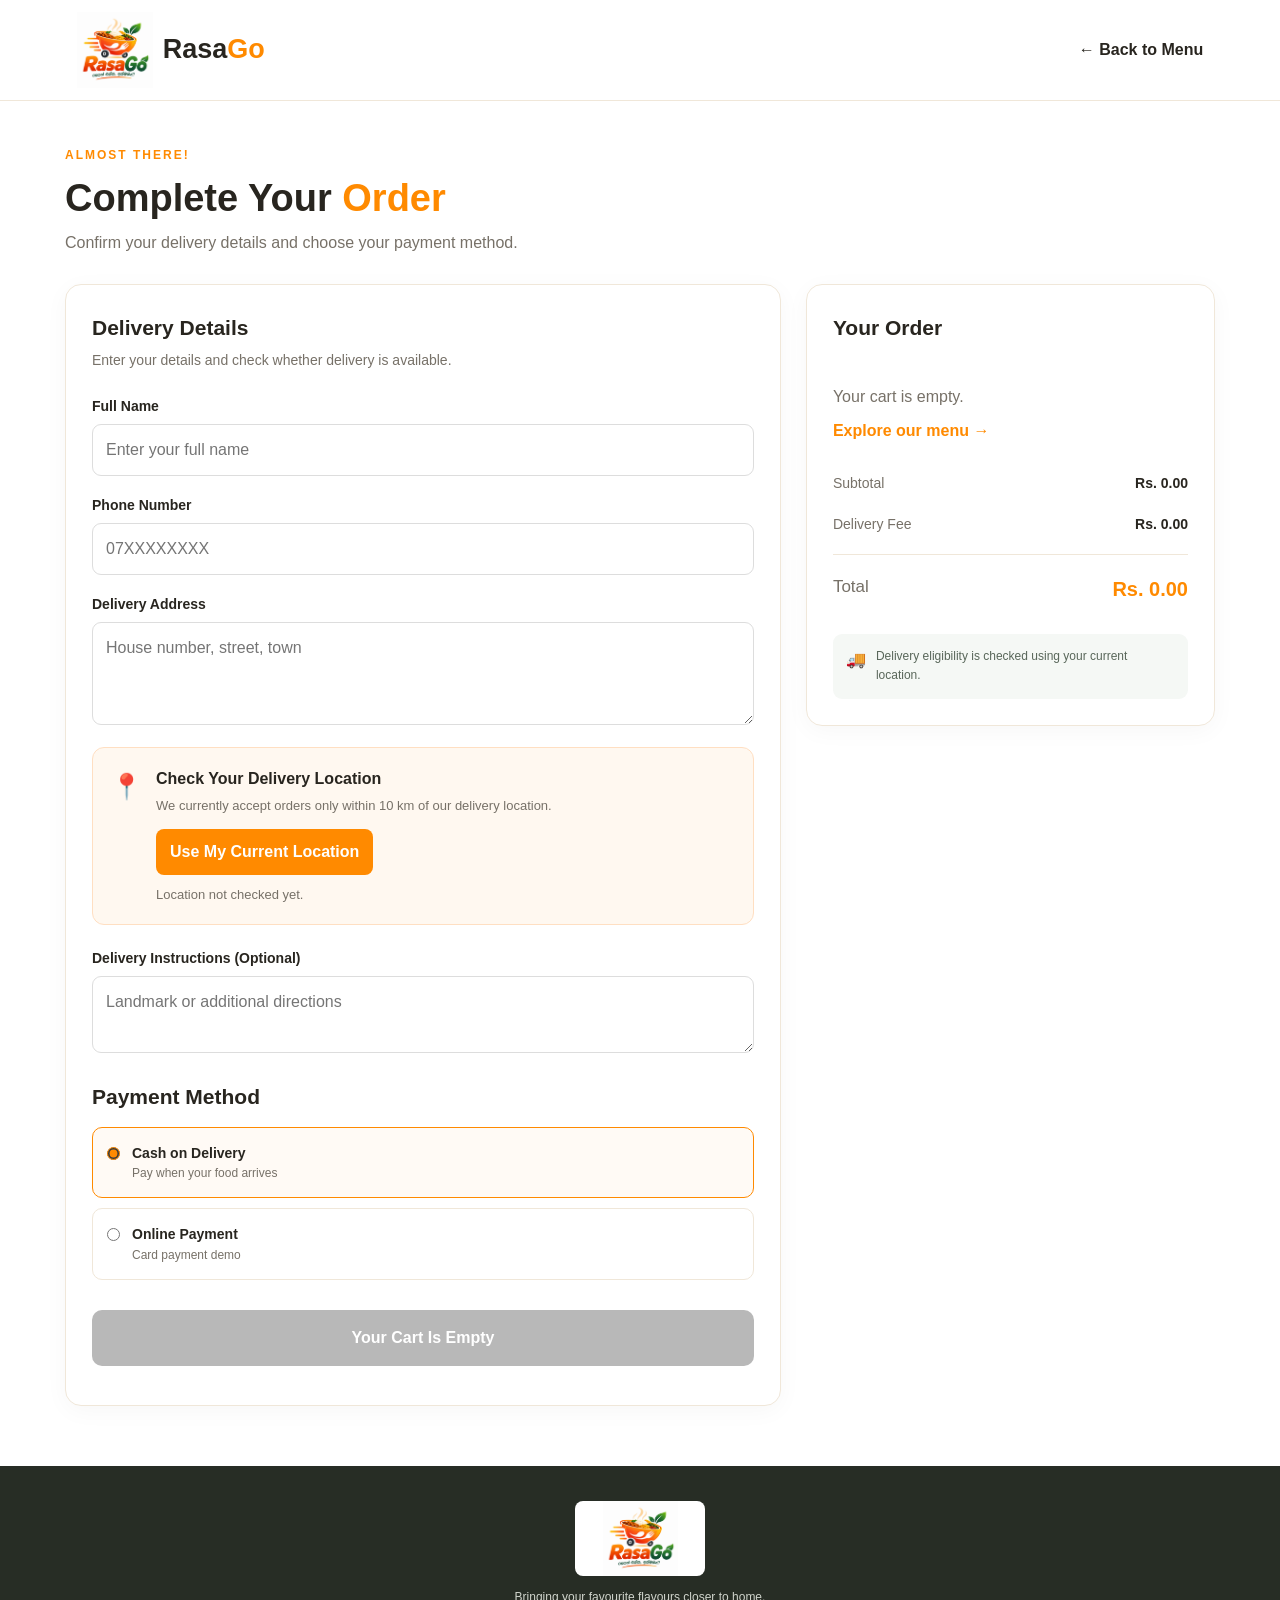
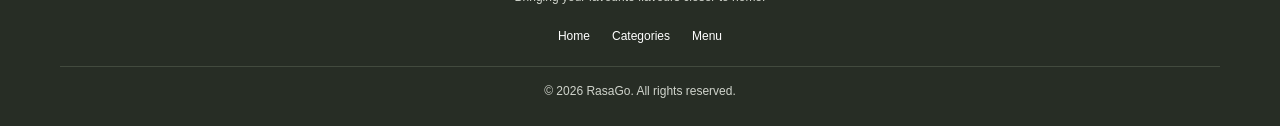
<file: checkout.html>
<!DOCTYPE html>
<html lang="en">
<head>
    <meta charset="UTF-8">
    <meta name="viewport" content="width=device-width, initial-scale=1.0">
    <meta name="theme-color" content="#f47721">

    <title>Checkout | RasaGo</title>
    <link rel="icon" href="assets/images/favicon.png">
    <link rel="stylesheet" href="css/checkout.css">
    <link rel="stylesheet" href="css/home.css">
    <link rel="stylesheet" href="css/style.css">
    <script src="js/checkout.js" defer></script>
</head>
<body>

<header class="checkout-header">
    <a href="index.html" class="brand" aria-label="RasaGo Home">
        <img src="assets/images/logo.png" alt="RasaGo Logo">
        <span>Rasa<span class="brand-accent">Go</span></span>
    </a>

    <a href="menu.html" class="back-link">← Back to Menu</a>
</header>

<main class="checkout-container">
    <section class="checkout-intro">
        <span class="eyebrow">ALMOST THERE!</span>
        <h1>Complete Your <span>Order</span></h1>
        <p>Confirm your delivery details and choose your payment method.</p>
    </section>

    <div class="checkout-layout">

        <!-- Delivery details and payment -->
        <section class="checkout-card">
            <h2>Delivery Details</h2>
            <p class="section-description">
                Enter your details and check whether delivery is available.
            </p>

            <form id="checkoutForm">
                <div class="form-group">
                    <label for="customerName">Full Name</label>
                    <input
                        type="text"
                        id="customerName"
                        name="customerName"
                        placeholder="Enter your full name"
                        autocomplete="name"
                        maxlength="100"
                        required
                    >
                </div>

                <div class="form-group">
                    <label for="customerPhone">Phone Number</label>
                    <input
                        type="tel"
                        id="customerPhone"
                        name="customerPhone"
                        placeholder="07XXXXXXXX"
                        pattern="0[0-9]{9}"
                        title="Enter a 10-digit Sri Lankan phone number"
                        autocomplete="tel"
                        maxlength="10"
                        required
                    >
                </div>

                <div class="form-group">
                    <label for="deliveryAddress">Delivery Address</label>
                    <textarea
                        id="deliveryAddress"
                        name="deliveryAddress"
                        rows="3"
                        placeholder="House number, street, town"
                        autocomplete="street-address"
                        maxlength="500"
                        required
                    ></textarea>
                </div>

                <!-- Location verification -->
                <div class="location-box">
                    <div class="location-icon" aria-hidden="true">📍</div>

                    <div class="location-content">
                        <h3>Check Your Delivery Location</h3>

                        <p>
                            We currently accept orders only within 10 km
                            of our delivery location.
                        </p>

                        <button
                            type="button"
                            id="locationBtn"
                            class="location-btn"
                        >
                            Use My Current Location
                        </button>

                        <p
                            id="locationStatus"
                            class="location-status"
                            aria-live="polite"
                        >
                            Location not checked yet.
                        </p>
                    </div>
                </div>

                <div class="form-group">
                    <label for="instructions">
                        Delivery Instructions (Optional)
                    </label>

                    <textarea
                        id="instructions"
                        name="instructions"
                        rows="2"
                        placeholder="Landmark or additional directions"
                        maxlength="500"
                    ></textarea>
                </div>

                <!-- Payment methods -->
                <h2 class="payment-heading">Payment Method</h2>

                <label class="payment-option">
                    <input
                        type="radio"
                        name="payment"
                        value="Cash on Delivery"
                        checked
                    >

                    <span>
                        <strong>Cash on Delivery</strong>
                        <small>Pay when your food arrives</small>
                    </span>
                </label>

                <label class="payment-option">
                    <input
                        type="radio"
                        name="payment"
                        value="Online Payment"
                    >

                    <span>
                        <strong>Online Payment</strong>
                        <small>Card payment demo</small>
                    </span>
                </label>

                <!-- Card details: demo UI only -->
                <div id="cardPaymentSection" class="card-payment-section" hidden>
                    <h3>Card Details</h3>

                    <p class="card-demo-notice">
                        Demo only. No real payment will be processed.
                        Do not enter real payment card details.
                    </p>

                    <div class="form-group">
                        <label for="cardholderName">Cardholder Name</label>

                        <input
                            type="text"
                            id="cardholderName"
                            placeholder="Name on card"
                            autocomplete="off"
                            maxlength="80"
                        >
                    </div>

                    <div class="form-group">
                        <label for="cardNumber">Demo Card Number</label>

                        <input
                            type="text"
                            id="cardNumber"
                            placeholder="4242 4242 4242 4242"
                            inputmode="numeric"
                            autocomplete="off"
                            maxlength="23"
                        >
                    </div>

                    <div class="card-fields-row">
                        <div class="form-group">
                            <label for="cardExpiry">Expiry Date</label>

                            <input
                                type="text"
                                id="cardExpiry"
                                placeholder="MM/YY"
                                inputmode="numeric"
                                autocomplete="off"
                                maxlength="5"
                            >
                        </div>

                        <div class="form-group">
                            <label for="cardCvv">Demo CVV</label>

                            <input
                                type="password"
                                id="cardCvv"
                                placeholder="123"
                                inputmode="numeric"
                                autocomplete="off"
                                maxlength="4"
                            >
                        </div>
                    </div>

                    <p
                        id="cardError"
                        class="order-message error"
                        aria-live="polite"
                    ></p>
                </div>

                <button
                    type="submit"
                    id="placeOrderBtn"
                    class="place-order-btn"
                    disabled
                >
                    Check Location to Order
                </button>

                <p
                    id="orderMessage"
                    class="order-message"
                    aria-live="polite"
                ></p>
            </form>
        </section>

        <!-- Order summary -->
        <aside class="checkout-card order-summary">
            <h2>Your Order</h2>

            <div id="cartItems" class="cart-items"></div>

            <div id="emptyCart" class="empty-cart" hidden>
                <p>Your cart is empty.</p>
                <a href="menu.html">Explore our menu →</a>
            </div>

            <div class="price-row">
                <span>Subtotal</span>
                <strong id="subtotal">Rs. 0.00</strong>
            </div>

            <div class="price-row">
                <span>Delivery Fee</span>
                <strong id="deliveryFee">Rs. 0.00</strong>
            </div>

            <div class="price-row total-row">
                <span>Total</span>
                <strong id="total">Rs. 0.00</strong>
            </div>

            <div class="delivery-note">
                <span aria-hidden="true">🚚</span>

                <p>
                    Delivery eligibility is checked using your current
                    location.
                </p>
            </div>
        </aside>

    </div>
</main>



<!-- Thank You popup -->
<div id="successModal" class="success-modal" hidden>
    <div
        class="success-modal-content"
        role="dialog"
        aria-modal="true"
        aria-labelledby="successTitle"
        aria-describedby="successMessage"
    >
        <div class="success-icon" aria-hidden="true">✓</div>

        <h2 id="successTitle">Thank You!</h2>

        <p id="successMessage">
            Thank you for choosing RasaGo.
        </p>

        <div class="success-order-reference">
            <span>Order Reference</span>
            <strong id="successOrderReference"></strong>
        </div>

        <p id="successPaymentInfo" class="success-payment-info"></p>

        <button
            type="button"
            id="closeSuccessModal"
            class="success-close-btn"
        >
            Continue
        </button>

        <div class="order-success-actions">
    <button type="button" id="trackMyOrderBtn" class="track-order-btn">
        Track My Order
    </button>

    <button type="button" id="continueShoppingBtn" class="continue-shopping-btn">
        Continue Shopping
    </button>
</div>
    </div>
</div>



<!-- FOOTER -->
<footer class="footer">
    <div class="container footer-content">

        <a href="index.html" class="footer-brand">
            <img src="assets/images/Logo.png" alt="RasaGo">
        </a>

        <p>Bringing your favourite flavours closer to home.</p>

        <div class="footer-links">
            <a href="index.html">Home</a>
            <a href="#categories">Categories</a>
            <a href="menu.html">Menu</a>
        </div>

        <p class="copyright">© 2026 RasaGo. All rights reserved.</p>
    </div>
</footer>

</body>
</html>
</file>
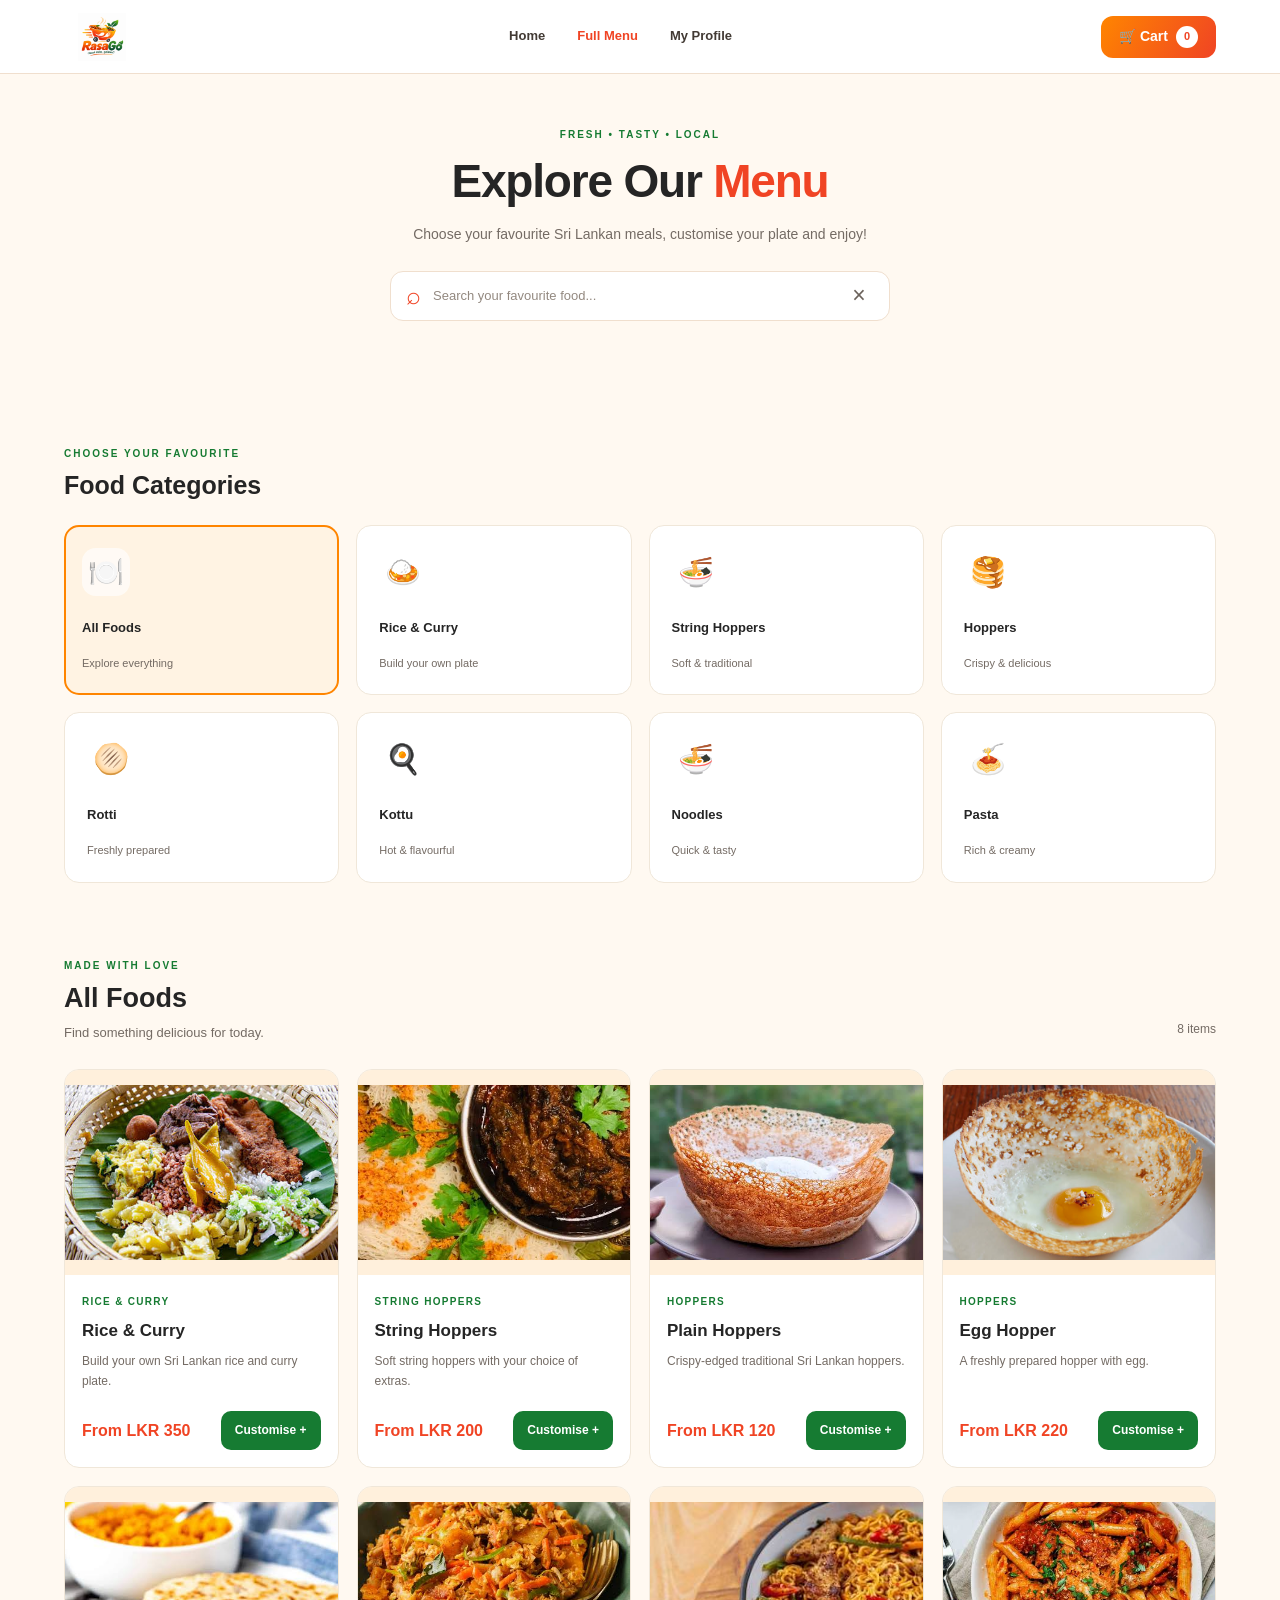
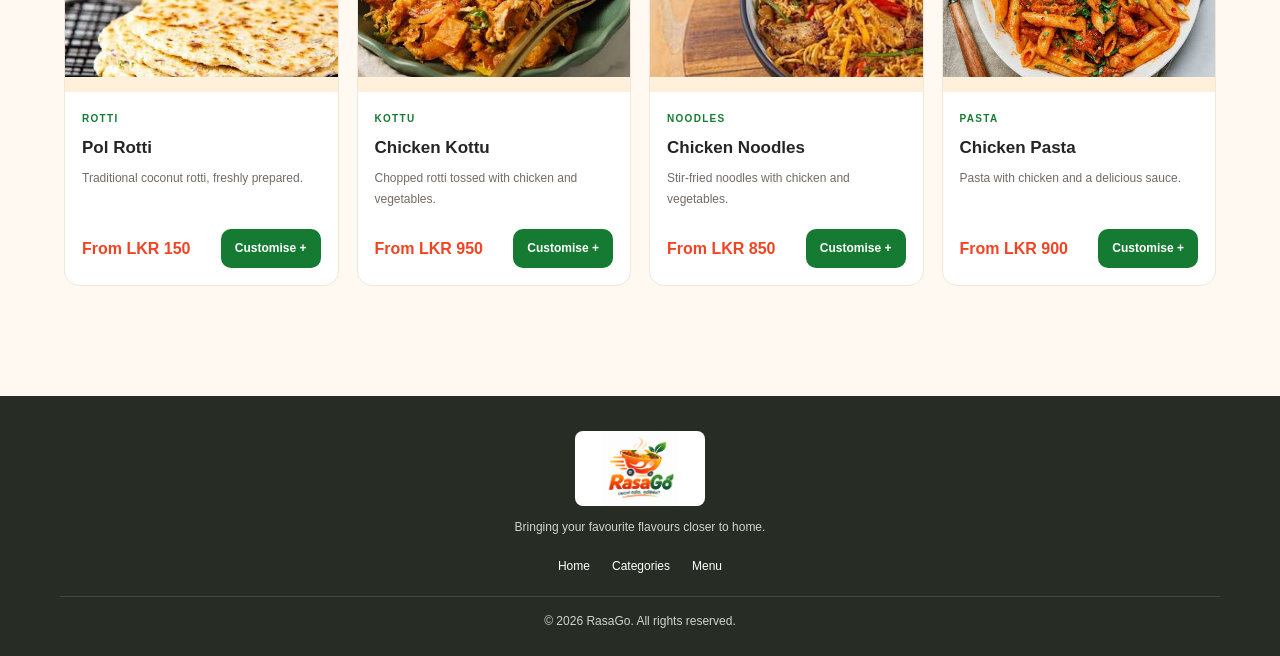
<file: menu.html>
<!DOCTYPE html>
<html lang="en">
<head>
    <meta charset="UTF-8">
    <meta name="viewport" content="width=device-width, initial-scale=1.0">
    <title>RasaGo | Full Menu</title>

    <link rel="icon" href="assets/images/favicon.png">
    <link rel="stylesheet" href="css/style.css">
    <link rel="stylesheet" href="css/menu.css">
    <link rel="stylesheet" href="css/home.css">

    <script src="js/menu.js" defer></script>
</head>
<body>

<header class="menu-header">
    <a href="index.html" class="menu-logo">
        <img src="assets/images/logo.png" alt="RasaGo Logo">
    </a>

    <nav class="menu-nav">
        <a href="index.html">Home</a>
        <a href="menu.html" class="active">Full Menu</a>
        <a href="profile.html">My Profile</a>
    </nav>

    <button class="cart-button" id="openCart" type="button">
        🛒 Cart <span id="cartCount">0</span>
    </button>
</header>

<main class="menu-container">

    <!-- HERO AND SEARCH -->
    <section class="menu-hero">
        <span class="menu-eyebrow">FRESH • TASTY • LOCAL</span>

        <h1>Explore Our <span>Menu</span></h1>

        <p>Choose your favourite Sri Lankan meals, customise your plate and enjoy!</p>

        <div class="menu-search">
            <span aria-hidden="true">⌕</span>

            <input
                type="search"
                id="foodSearch"
                placeholder="Search your favourite food..."
                aria-label="Search food"
                autocomplete="off"
            >

            <button id="clearSearch" type="button" aria-label="Clear search">&times;</button>
        </div>
    </section>

    <!-- CATEGORIES -->
    <section class="categories-section">
        <span class="menu-eyebrow">CHOOSE YOUR FAVOURITE</span>
        <h2>Food Categories</h2>

        <div class="category-grid" id="categoryGrid">

            <button class="category-card active" data-category="all" type="button">
                <span class="category-emoji">🍽️</span>
                <strong>All Foods</strong>
                <small>Explore everything</small>
            </button>

            <button class="category-card" data-category="rice" type="button">
                <span class="category-emoji">🍛</span>
                <strong>Rice &amp; Curry</strong>
                <small>Build your own plate</small>
            </button>

            <button class="category-card" data-category="string-hoppers" type="button">
                <span class="category-emoji">🍜</span>
                <strong>String Hoppers</strong>
                <small>Soft &amp; traditional</small>
            </button>

            <button class="category-card" data-category="hoppers" type="button">
                <span class="category-emoji">🥞</span>
                <strong>Hoppers</strong>
                <small>Crispy &amp; delicious</small>
            </button>

            <button class="category-card" data-category="rotti" type="button">
                <span class="category-emoji">🫓</span>
                <strong>Rotti</strong>
                <small>Freshly prepared</small>
            </button>

            <button class="category-card" data-category="kottu" type="button">
                <span class="category-emoji">🍳</span>
                <strong>Kottu</strong>
                <small>Hot &amp; flavourful</small>
            </button>

            <button class="category-card" data-category="noodles" type="button">
                <span class="category-emoji">🍜</span>
                <strong>Noodles</strong>
                <small>Quick &amp; tasty</small>
            </button>

            <button class="category-card" data-category="pasta" type="button">
                <span class="category-emoji">🍝</span>
                <strong>Pasta</strong>
                <small>Rich &amp; creamy</small>
            </button>

        </div>
    </section>

    <!-- FOOD RESULTS -->
    <section class="food-section" id="foodMenu">
        <div class="food-heading">
            <div>
                <span class="menu-eyebrow">MADE WITH LOVE</span>
                <h2 id="foodHeading">All Foods</h2>
                <p id="foodSubheading">Find something delicious for today.</p>
            </div>

            <span id="foodResultCount">0 items</span>
        </div>

        <div class="food-grid" id="foodGrid"></div>

        <div class="no-foods" id="noFoods" hidden>
            <h3>No food found</h3>
            <p>Try another food name or category.</p>
            <button id="resetSearch" type="button">Show All Foods</button>
        </div>
    </section>

</main>

<!-- CUSTOMIZE POPUP -->
<div class="menu-overlay" id="customizeModal" hidden>
    <div class="customize-modal" role="dialog" aria-modal="true" aria-labelledby="customizeTitle">
        <button class="modal-close modal-top-close" id="closeCustomize" type="button">&times;</button>

        <span class="menu-eyebrow">MAKE IT YOUR WAY</span>
        <h2 id="customizeTitle">Customise Your Meal</h2>
        <p id="customizeDescription"></p>

        <div id="riceOptions" hidden>
            <div class="custom-section">
                <h3>Choose Your Rice</h3>
                <div class="choice-grid" id="riceChoices"></div>
            </div>

            <div class="custom-section">
                <h3>Choose Your Curries</h3>
                <div class="curry-list" id="curryChoices"></div>
            </div>
        </div>

        <div id="standardOptions" hidden>
            <div class="custom-section">
                <h3 id="portionHeading">Choose Quantity</h3>

                <div class="quantity-control">
                    <button id="decreaseQty" type="button">−</button>
                    <span id="customQty">1</span>
                    <button id="increaseQty" type="button">+</button>
                </div>
            </div>

            <div class="custom-section">
                <h3>Extras</h3>
                <div class="curry-list" id="extraChoices"></div>
            </div>
        </div>

        <p class="form-message" id="customMessage" aria-live="polite"></p>

        <div class="custom-footer">
            <div class="custom-price">
                <small>Total Price</small>
                <strong id="customTotal">LKR 0</strong>
            </div>

            <div class="custom-actions">
                <button class="add-cart-btn" id="confirmAddCart" type="button">Add to Cart</button>
                <button class="order-now-btn" id="orderNowBtn" type="button">Order Now</button>
            </div>
        </div>
    </div>
</div>

<!-- CART POPUP -->
<div class="menu-overlay cart-overlay" id="cartModal" hidden>
    <aside class="cart-drawer" role="dialog" aria-modal="true" aria-labelledby="cartTitle">
        <div class="cart-heading">
            <h2 id="cartTitle">Your Cart</h2>
            <button class="modal-close" id="closeCart" type="button">&times;</button>
        </div>

        <div id="cartItems"></div>

        <div class="empty-cart" id="emptyCart">
            <h3>Your cart is empty</h3>
            <p>Add your favourite food to get started.</p>
        </div>

        <div class="cart-footer" id="cartFooter" hidden>
            <div class="cart-total-row">
                <span>Total</span>
                <strong id="cartTotal">LKR 0</strong>
            </div>
            <button class="add-cart-btn checkout-button" id="checkoutButton" type="button">
                Continue to Checkout
            </button>
        </div>
    </aside>
</div>

<!-- Footer -->
    <footer class="footer">
        <div class="container footer-content">

            <a href="index.html" class="footer-brand">
                <img src="assets/images/Logo.png" alt="RasaGo">
            </a>

            <p>Bringing your favourite flavours closer to home.</p>

            <div class="footer-links">
                <a href="index.html">Home</a>
                <a href="#categories">Categories</a>
                <a href="#popular">Menu</a>
            </div>

            <p class="copyright">
                © 2026 RasaGo. All rights reserved.
            </p>

        </div>
    </footer>

</body>
</html>
</file>
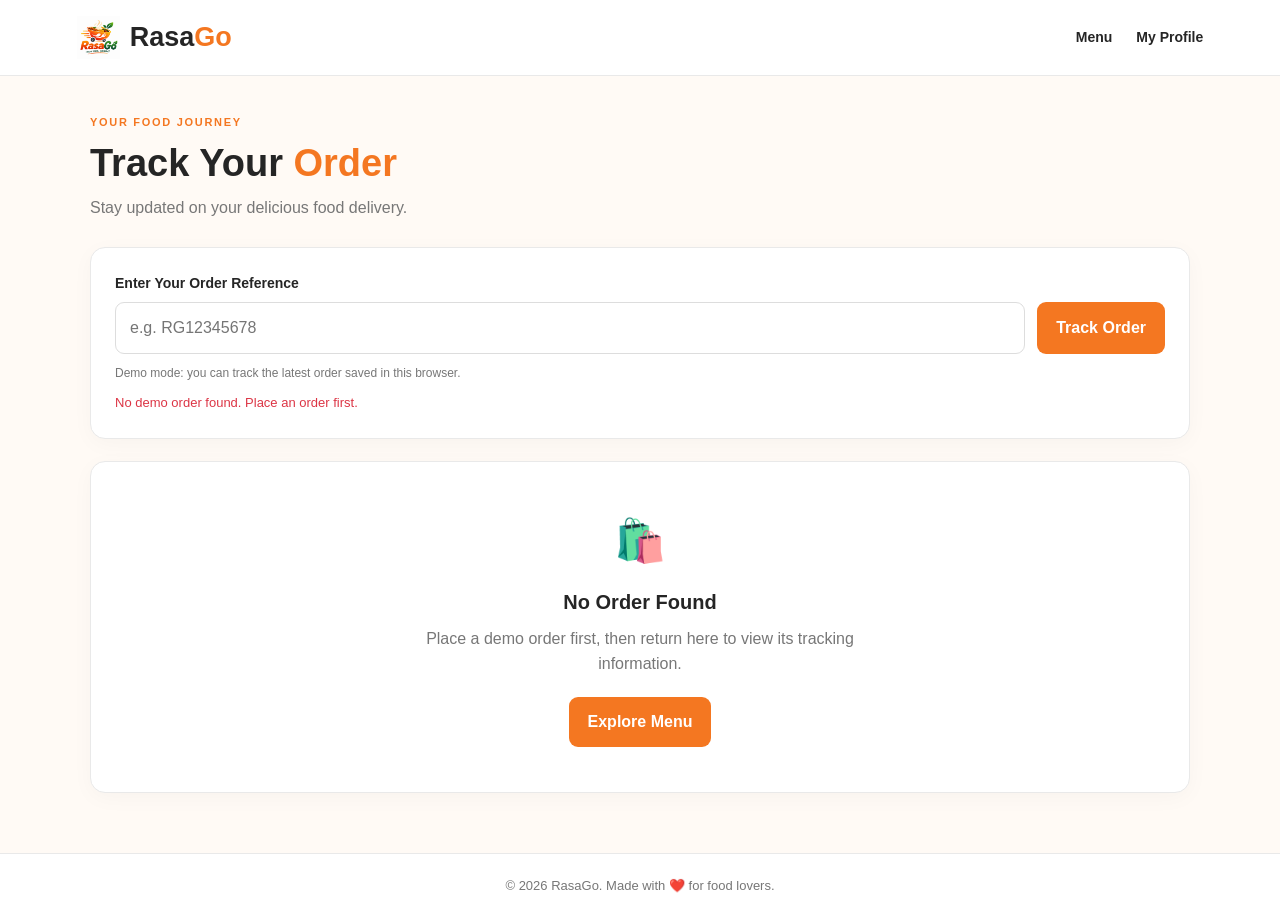
<file: order-tracking.html>
<!DOCTYPE html>
<html lang="en">
<head>
    <meta charset="UTF-8">
    <meta name="viewport" content="width=device-width, initial-scale=1.0">
    <meta name="theme-color" content="#f47721">

    <title>Track Your Order | RasaGo</title>

    <link rel="icon" href="assets/images/favicon.png">
    <link rel="stylesheet" href="css/order-tracking.css">
    <script src="js/order-tracking.js" defer></script>
</head>
<body>

<header class="tracking-header">
    <a href="index.html" class="brand">
        <img src="assets/images/Logo.png" alt="RasaGo Logo">
        <span>Rasa<span class="brand-accent">Go</span></span>
    </a>

    <nav class="header-nav">
        <a href="menu.html">Menu</a>
        <a href="profile.html">My Profile</a>
    </nav>
</header>

<main class="tracking-container">

    <section class="page-intro">
        <span class="eyebrow">YOUR FOOD JOURNEY</span>
        <h1>Track Your <span>Order</span></h1>
        <p>Stay updated on your delicious food delivery.</p>
    </section>

    <!-- Order lookup -->
    <section class="tracking-search card">
        <form id="trackingSearchForm">
            <label for="orderIdInput">Enter Your Order Reference</label>

            <div class="search-row">
                <input
                    type="text"
                    id="orderIdInput"
                    placeholder="e.g. RG12345678"
                    autocomplete="off"
                    maxlength="30"
                    required
                >

                <button type="submit" class="primary-btn">
                    Track Order
                </button>
            </div>

            <p class="helper-text">
                Demo mode: you can track the latest order saved in this browser.
            </p>

            <p id="searchMessage" class="message" aria-live="polite"></p>
        </form>
    </section>

    <!-- No order state -->
    <section id="noOrderState" class="empty-state card" hidden>
        <div class="empty-icon">🛍️</div>
        <h2>No Order Found</h2>
        <p>
            Place a demo order first, then return here to view its tracking
            information.
        </p>
        <a href="menu.html" class="primary-btn link-btn">Explore Menu</a>
    </section>

    <!-- Tracking details -->
    <div id="trackingDetails" hidden>

        <section class="order-overview card">
            <div class="overview-main">
                <span class="eyebrow">ORDER REFERENCE</span>
                <h2 id="orderReference">RG00000000</h2>
                <p id="orderDate">Order date</p>
            </div>

            <div class="status-badge" id="statusBadge">
                Order Placed
            </div>
        </section>

        <section class="delivery-estimate card">
            <div class="estimate-icon">🚚</div>

            <div class="estimate-content">
                <span class="eyebrow">DELIVERY UPDATE</span>
                <h2 id="statusHeading">Your order has been placed!</h2>
                <p id="statusDescription">
                    We are getting your order details ready.
                </p>
                <p id="estimatedTime" class="estimated-time"></p>
            </div>
        </section>

        <!-- Progress tracker -->
        <section class="card progress-card">
            <h2>Order Progress</h2>
            <p class="section-description">
                Follow your food from the kitchen to your doorstep.
            </p>

            <div class="progress-track" id="progressTrack">

                <div class="progress-step" data-step="0">
                    <div class="step-icon">✓</div>
                    <div class="step-info">
                        <h3>Order Placed</h3>
                        <p>We received your order.</p>
                    </div>
                </div>

                <div class="progress-step" data-step="1">
                    <div class="step-icon">✓</div>
                    <div class="step-info">
                        <h3>Order Confirmed</h3>
                        <p>Your order has been confirmed.</p>
                    </div>
                </div>

                <div class="progress-step" data-step="2">
                    <div class="step-icon">🍳</div>
                    <div class="step-info">
                        <h3>Preparing Food</h3>
                        <p>Your food is being prepared.</p>
                    </div>
                </div>

                <div class="progress-step" data-step="3">
                    <div class="step-icon">🚴</div>
                    <div class="step-info">
                        <h3>Out for Delivery</h3>
                        <p>Your order is on its way.</p>
                    </div>
                </div>

                <div class="progress-step" data-step="4">
                    <div class="step-icon">🎉</div>
                    <div class="step-info">
                        <h3>Delivered</h3>
                        <p>Enjoy your meal!</p>
                    </div>
                </div>

            </div>
        </section>

        <div class="details-grid">

            <!-- Items -->
            <section class="card">
                <h2>Order Items</h2>
                <div id="trackedItems" class="tracked-items"></div>

                <div class="summary-row">
                    <span>Subtotal</span>
                    <strong id="trackedSubtotal">Rs. 0.00</strong>
                </div>

                <div class="summary-row">
                    <span>Delivery Fee</span>
                    <strong id="trackedDeliveryFee">Rs. 0.00</strong>
                </div>

                <div class="summary-row grand-total">
                    <span>Total</span>
                    <strong id="trackedTotal">Rs. 0.00</strong>
                </div>
            </section>

            <!-- Delivery information -->
            <section class="card">
                <h2>Delivery Information</h2>

                <div class="info-row">
                    <span class="info-icon">👤</span>
                    <div>
                        <small>Customer</small>
                        <p id="trackedCustomer">-</p>
                    </div>
                </div>

                <div class="info-row">
                    <span class="info-icon">📞</span>
                    <div>
                        <small>Phone</small>
                        <p id="trackedPhone">-</p>
                    </div>
                </div>

                <div class="info-row">
                    <span class="info-icon">📍</span>
                    <div>
                        <small>Delivery Address</small>
                        <p id="trackedAddress">-</p>
                    </div>
                </div>

                <div class="info-row">
                    <span class="info-icon">💳</span>
                    <div>
                        <small>Payment Method</small>
                        <p id="trackedPayment">-</p>
                    </div>
                </div>

                <div class="info-row">
                    <span class="info-icon">📝</span>
                    <div>
                        <small>Delivery Instructions</small>
                        <p id="trackedInstructions">No instructions</p>
                    </div>
                </div>
            </section>

        </div>

        <!-- Demo status controls -->
        <section class="card demo-controls">
            <div>
                <span class="eyebrow">FRONTEND DEMO</span>
                <h2>Preview Order Status</h2>
                <p>
                    These controls are for testing the UI only.
                    They do not update a real restaurant order.
                </p>
            </div>

            <label for="demoStatusSelect">Select Status</label>

            <select id="demoStatusSelect">
                <option value="0">Order Placed</option>
                <option value="1">Order Confirmed</option>
                <option value="2">Preparing Food</option>
                <option value="3">Out for Delivery</option>
                <option value="4">Delivered</option>
                <option value="5">Cancelled</option>
            </select>

            <button type="button" id="updateDemoStatus" class="secondary-btn">
                Update Demo Status
            </button>

            <p id="demoStatusMessage" class="helper-text" aria-live="polite"></p>
        </section>

    </div>

</main>

<footer class="tracking-footer">
    <p>© 2026 RasaGo. Made with ❤️ for food lovers.</p>
</footer>

</body>
</html>
</file>
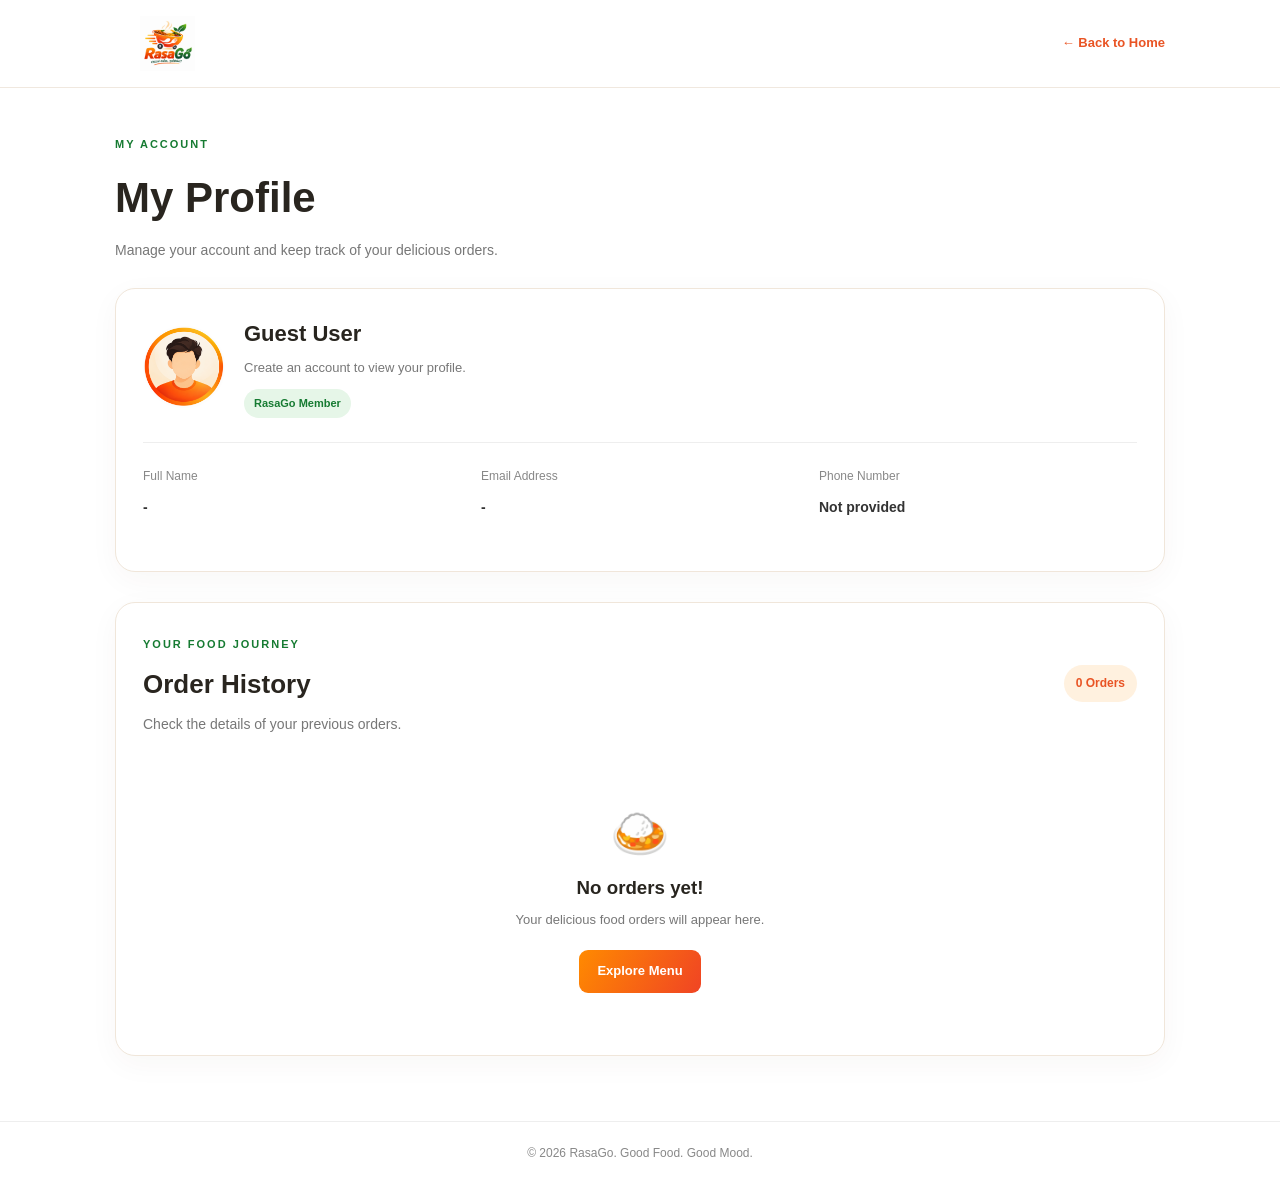
<file: profile.html>
<!DOCTYPE html>
<html lang="en">
<head>
    <meta charset="UTF-8">
    <meta name="viewport" content="width=device-width, initial-scale=1.0">

    <link rel="icon" href="assets/image/favicon.png" type="image/png">
    
    <title>My Profile | RasaGo</title>

    <link rel="stylesheet" href="css/style.css">
    <link rel="stylesheet" href="css/home.css">
    <link rel="stylesheet" href="css/profile.css">
    <script src="js/profile.js" defer></script>


</head>
<body class="profile-page">

<header class="profile-header">
    <a href="index.html" class="profile-logo">
        <img src="assets/images/Logo.png" alt="RasaGo">
    </a>
    <a href="index.html" class="back-home">← Back to Home</a>
</header>

<main class="profile-container">
    <div class="profile-welcome">
        <span class="profile-eyebrow">MY ACCOUNT</span>
        <h1>My Profile</h1>
        <p>Manage your account and keep track of your delicious orders.</p>
    </div>

    <section class="profile-card">
        <div class="profile-card-top">
            <img src="assets/images/profile_icon.png"
                 alt="Profile photo" id="profileImage">

            <div>
                <h2 id="profileName">RasaGo User</h2>
                <p id="profileEmail">user@example.com</p>
                <span class="member-badge">RasaGo Member</span>
            </div>
        </div>

        <div class="profile-details">
            <div>
                <span>Full Name</span>
                <strong id="detailName">-</strong>
            </div>
            <div>
                <span>Email Address</span>
                <strong id="detailEmail">-</strong>
            </div>
            <div>
                <span>Phone Number</span>
                <strong id="detailPhone">Not provided</strong>
            </div>
        </div>

        <button class="edit-profile-btn" id="editProfileBtn" type="button">
            Edit Profile
        </button>

        <form id="editProfileForm" hidden>
            <label for="editName">Full Name</label>
            <input id="editName" type="text" required>

            <label for="editEmail">Email Address</label>
            <input id="editEmail" type="email" required>

            <label for="editPhone">Phone Number</label>
            <input id="editPhone" type="tel" placeholder="07XXXXXXXX">

            <button class="edit-profile-btn" type="submit">Save Changes</button>
            <p id="profileMessage" aria-live="polite"></p>
        </form>
    </section>

    <section class="order-section" id="orderHistory">
        <div class="order-heading">
            <div>
                <span class="profile-eyebrow">YOUR FOOD JOURNEY</span>
                <h2>Order History</h2>
                <p>Check the details of your previous orders.</p>
            </div>
            <span class="order-count" id="orderCount">0 Orders</span>
        </div>

        <div class="order-list" id="orderList"></div>

        <div class="empty-orders" id="emptyOrders" hidden>
            <div class="empty-order-icon">🍛</div>
            <h3>No orders yet!</h3>
            <p>Your delicious food orders will appear here.</p>
            <a href="index.html#menu" class="edit-profile-btn">
                Explore Menu
            </a>
        </div>
    </section>
</main>

<footer class="profile-footer">
    <p>© 2026 RasaGo. Good Food. Good Mood.</p>
</footer>

</body>
</html>
</file>
<file: css/checkout.css>
:root {
    --orange: #f47721;
    --orange-dark: #df6417;
    --red: #e94b35;
    --green: #218838;
    --green-dark: #176b2b;
    --dark: #242424;
    --muted: #777;
    --border: #e9e9e9;
    --background: #fffaf5;
    --white: #ffffff;
    --danger: #d93025;
}

* {
    box-sizing: border-box;
    margin: 0;
    padding: 0;
}

[hidden] {
    display: none !important;
}

body {
    font-family: Arial, Helvetica, sans-serif;
    background: var(--background);
    color: var(--dark);
    line-height: 1.6;
}

button,
input,
textarea {
    font: inherit;
}

button {
    cursor: pointer;
}

button:focus-visible,
a:focus-visible,
input:focus-visible,
textarea:focus-visible {
    outline: 3px solid rgba(244, 119, 33, 0.35);
    outline-offset: 2px;
}

/* Header */

.checkout-header {
    min-height: 76px;
    background: var(--white);
    border-bottom: 1px solid var(--border);
    padding: 12px 6%;
    display: flex;
    align-items: center;
    justify-content: space-between;
    gap: 20px;
}

.brand {
    display: flex;
    align-items: center;
    gap: 10px;
    color: var(--dark);
    text-decoration: none;
    font-size: 27px;
    font-weight: 800;
}

.brand img {
    width: 43px;
    height: 43px;
    object-fit: contain;
}

.brand-accent {
    color: var(--orange);
}

.back-link {
    color: var(--dark);
    text-decoration: none;
    font-weight: 600;
}

.back-link:hover {
    color: var(--orange);
}

/* Main layout */

.checkout-container {
    width: min(1150px, 92%);
    margin: 40px auto 60px;
}

.checkout-intro {
    margin-bottom: 28px;
}

.eyebrow {
    color: var(--orange);
    font-weight: 800;
    font-size: 12px;
    letter-spacing: 2px;
}

.checkout-intro h1 {
    margin: 8px 0;
    font-size: clamp(28px, 4vw, 38px);
    line-height: 1.25;
}

.checkout-intro h1 span {
    color: var(--orange);
}

.checkout-intro p,
.section-description {
    color: var(--muted);
}

.checkout-layout {
    display: grid;
    grid-template-columns: minmax(0, 1.4fr) minmax(300px, 0.8fr);
    gap: 25px;
    align-items: start;
}

.checkout-card {
    min-width: 0;
    background: var(--white);
    border: 1px solid var(--border);
    border-radius: 16px;
    padding: 26px;
    box-shadow: 0 5px 24px rgba(0, 0, 0, 0.035);
}

.checkout-card h2 {
    font-size: 21px;
    margin-bottom: 5px;
}

.section-description {
    font-size: 14px;
    margin-bottom: 23px;
}

/* Form fields */

.form-group {
    margin-bottom: 18px;
}

.form-group label {
    display: block;
    margin-bottom: 7px;
    font-size: 14px;
    font-weight: 700;
}

.form-group input,
.form-group textarea {
    display: block;
    width: 100%;
    border: 1px solid #ddd;
    border-radius: 9px;
    padding: 12px 13px;
    outline: none;
    background: var(--white);
    color: var(--dark);
    transition: border-color 0.2s, box-shadow 0.2s;
}

.form-group textarea {
    resize: vertical;
}

.form-group input:focus,
.form-group textarea:focus {
    border-color: var(--orange);
    box-shadow: 0 0 0 3px rgba(244, 119, 33, 0.1);
}

/* Location */

.location-box {
    display: flex;
    gap: 14px;
    padding: 18px;
    margin: 22px 0;
    background: #fff8f0;
    border: 1px solid #ffdfc2;
    border-radius: 12px;
}

.location-icon {
    font-size: 25px;
}

.location-content {
    min-width: 0;
    flex: 1;
}

.location-content h3 {
    font-size: 16px;
    margin-bottom: 5px;
}

.location-content > p {
    font-size: 13px;
    color: var(--muted);
    overflow-wrap: anywhere;
}

.location-btn {
    margin-top: 12px;
    border: none;
    border-radius: 8px;
    padding: 10px 14px;
    background: var(--orange);
    color: var(--white);
    font-weight: 700;
    transition: background 0.2s;
}

.location-btn:hover {
    background: var(--orange-dark);
}

.location-btn:disabled {
    opacity: 0.65;
    cursor: wait;
}

.location-status {
    margin-top: 10px;
}

.location-status.success {
    color: var(--green);
    font-weight: 700;
}

.location-status.error {
    color: var(--danger);
    font-weight: 700;
}

/* Payment selection */

.payment-heading {
    margin: 27px 0 13px !important;
}

.payment-option {
    display: flex;
    align-items: flex-start;
    gap: 12px;
    padding: 14px;
    margin-bottom: 10px;
    border: 1px solid var(--border);
    border-radius: 10px;
    cursor: pointer;
    transition: border-color 0.2s, background 0.2s;
}

.payment-option:has(input:checked) {
    border-color: var(--orange);
    background: #fffaf5;
}

.payment-option input {
    margin-top: 5px;
    accent-color: var(--orange);
}

.payment-option span {
    display: flex;
    flex-direction: column;
}

.payment-option strong {
    font-size: 14px;
}

.payment-option small {
    color: var(--muted);
    font-size: 12px;
}

/* Card form */

.card-payment-section {
    margin: 18px 0;
    padding: 20px;
    border: 1px solid #f3d6c1;
    border-radius: 12px;
    background: #fffaf6;
}

.card-payment-section h3 {
    margin-bottom: 5px;
    font-size: 17px;
}

.card-demo-notice {
    margin-bottom: 18px;
    color: #94602c;
    font-size: 12px;
}

.card-fields-row {
    display: grid;
    grid-template-columns: 1fr 1fr;
    gap: 14px;
}

.card-payment-section .form-group:last-of-type {
    margin-bottom: 8px;
}

/* Place order */

.place-order-btn {
    width: 100%;
    border: none;
    border-radius: 10px;
    margin-top: 20px;
    padding: 15px;
    background: var(--green);
    color: var(--white);
    font-weight: 800;
    font-size: 16px;
    transition: background 0.2s, opacity 0.2s;
}

.place-order-btn:not(:disabled):hover {
    background: var(--green-dark);
}

.place-order-btn:disabled {
    background: #b8b8b8;
    cursor: not-allowed;
}

.order-message {
    margin-top: 13px;
    font-size: 14px;
    overflow-wrap: anywhere;
}

.order-message.success {
    color: var(--green);
}

.order-message.error {
    color: var(--danger);
}

/* Order summary */

.order-summary {
    position: sticky;
    top: 20px;
}

.cart-items {
    margin: 20px 0;
}

.cart-item {
    display: flex;
    justify-content: space-between;
    align-items: flex-start;
    gap: 12px;
    padding: 15px 0;
    border-bottom: 1px solid var(--border);
}

.cart-item h3 {
    font-size: 14px;
    overflow-wrap: anywhere;
}

.cart-item p {
    color: var(--muted);
    font-size: 12px;
    overflow-wrap: anywhere;
}

.cart-item-price {
    white-space: nowrap;
    font-weight: 700;
    font-size: 14px;
}

.price-row {
    display: flex;
    justify-content: space-between;
    gap: 12px;
    padding: 9px 0;
    font-size: 14px;
}

.price-row span {
    color: var(--muted);
}

.price-row strong {
    text-align: right;
}

.total-row {
    border-top: 1px solid var(--border);
    margin-top: 10px;
    padding-top: 18px;
    font-size: 17px;
}

.total-row strong {
    color: var(--orange);
    font-size: 20px;
}

.delivery-note {
    display: flex;
    gap: 10px;
    align-items: flex-start;
    margin-top: 20px;
    padding: 13px;
    background: #f5f8f5;
    border-radius: 9px;
}

.delivery-note p {
    color: #59675a;
    font-size: 12px;
}

.empty-cart {
    padding: 20px 0;
    color: var(--muted);
}

.empty-cart a {
    display: inline-block;
    margin-top: 8px;
    color: var(--orange);
    font-weight: 700;
    text-decoration: none;
}

.empty-cart a:hover {
    text-decoration: underline;
}

/* Footer */

.checkout-footer {
    text-align: center;
    padding: 22px 12px;
    border-top: 1px solid var(--border);
    color: var(--muted);
    font-size: 13px;
    background: var(--white);
}

/* Thank You popup */

.success-modal {
    position: fixed;
    inset: 0;
    z-index: 9999;
    display: flex;
    align-items: center;
    justify-content: center;
    padding: 20px;
    background: rgba(20, 20, 20, 0.65);
    backdrop-filter: blur(4px);
}

.success-modal-content {
    width: min(430px, 100%);
    max-height: 90vh;
    overflow-y: auto;
    padding: 32px 25px;
    border-radius: 20px;
    background: var(--white);
    text-align: center;
    box-shadow: 0 20px 70px rgba(0, 0, 0, 0.2);
    animation: popupAppear 0.25s ease-out;
}

.success-icon {
    width: 68px;
    height: 68px;
    display: grid;
    place-items: center;
    margin: 0 auto 17px;
    border-radius: 50%;
    background: #e6f7e9;
    color: var(--green);
    font-size: 36px;
    font-weight: 800;
}

.success-modal-content h2 {
    margin-bottom: 10px;
    color: var(--green);
    font-size: 29px;
}

.success-modal-content > p {
    color: #666;
    font-size: 14px;
}

.success-order-reference {
    margin: 20px 0 10px;
    padding: 13px;
    border-radius: 10px;
    background: #fff5ec;
    font-size: 14px;
}

.success-order-reference span {
    color: var(--muted);
}

.success-order-reference strong {
    display: block;
    margin-top: 4px;
    color: var(--orange-dark);
    font-size: 19px;
    overflow-wrap: anywhere;
}

.success-payment-info {
    margin-bottom: 20px;
}

.success-close-btn {
    width: 100%;
    padding: 13px;
    border: none;
    border-radius: 9px;
    background: var(--green);
    color: var(--white);
    font-weight: 800;
}

.success-close-btn:hover {
    background: var(--green-dark);
}

@keyframes popupAppear {
    from {
        opacity: 0;
        transform: translateY(12px) scale(0.97);
    }

    to {
        opacity: 1;
        transform: translateY(0) scale(1);
    }
}

/* Responsive design */

@media (max-width: 800px) {
    .checkout-layout {
        grid-template-columns: 1fr;
    }

    .order-summary {
        position: static;
        grid-row: 1;
    }

    .checkout-container {
        margin-top: 25px;
    }
}

@media (max-width: 480px) {
    .checkout-header {
        padding: 12px 4%;
    }

    .brand {
        gap: 7px;
        font-size: 22px;
    }

    .brand img {
        width: 35px;
        height: 35px;
    }

    .back-link {
        font-size: 13px;
    }

    .checkout-container {
        width: 94%;
    }

    .checkout-card {
        padding: 18px;
        border-radius: 12px;
    }

    .location-box {
        padding: 13px;
    }

    .card-fields-row {
        grid-template-columns: 1fr;
        gap: 0;
    }

    .success-modal-content {
        padding: 26px 18px;
    }
}

@media (prefers-reduced-motion: reduce) {
    *,
    *::before,
    *::after {
        animation-duration: 0.01ms !important;
        transition-duration: 0.01ms !important;
        scroll-behavior: auto !important;
    }
}
.order-success-actions {
    display: flex;
    flex-direction: column;
    gap: 12px;
    margin-top: 20px;
}

.track-order-btn,
.continue-shopping-btn {
    width: 100%;
    padding: 13px 18px;
    border: none;
    border-radius: 8px;
    font-size: 15px;
    font-weight: 600;
    cursor: pointer;
    transition: 0.2s ease;
}

.track-order-btn {
    background: #e85d04;
    color: #fff;
}

.track-order-btn:hover {
    background: #c94d00;
}

.continue-shopping-btn {
    background: #f1f1f1;
    color: #333;
}

.continue-shopping-btn:hover {
    background: #e3e3e3;
}
</file>
<file: css/home.css>
/* =========================================
   RasaGo Homepage Styles
   Uses shared variables from css/style.css
========================================= */

/* HERO */

.hero {
    overflow: hidden;
    background: linear-gradient(120deg, #FFF9EE, #FFEBC5);
    padding: 65px 0;
}

.hero-grid {
    display: grid;
    grid-template-columns: 1fr 1fr;
    align-items: center;
    gap: 45px;
}

.hero-label {
    display: inline-block;
    padding: 8px 12px;
    background: white;
    border: 1px solid #F0E1C8;
    border-radius: 30px;
    color: var(--green);
    font-size: 10px;
    font-weight: 800;
    letter-spacing: 1.3px;
}

.status-dot {
    display: inline-block;
    width: 7px;
    height: 7px;
    margin-right: 6px;
    background: var(--orange);
    border-radius: 50%;
}

.hero h1 {
    margin: 22px 0 18px;
    font-size: clamp(43px, 5.5vw, 68px);
    line-height: 1.12;
    letter-spacing: -2px;
}

.hero h1 span {
    color: var(--red);
}

.hero-content > p {
    max-width: 470px;
    color: var(--muted);
    font-size: 15px;
    line-height: 1.9;
}

.hero-buttons {
    display: flex;
    flex-wrap: wrap;
    gap: 12px;
    margin-top: 27px;
}

.btn {
    display: inline-flex;
    align-items: center;
    justify-content: center;
    gap: 12px;
    padding: 13px 19px;
    border-radius: 10px;
    font-size: 12px;
    font-weight: 800;
    transition: transform .2s, box-shadow .2s;
}

.btn:hover {
    transform: translateY(-2px);
    box-shadow: 0 7px 18px #4A321015;
}

.btn-primary {
    background: linear-gradient(110deg, var(--orange), var(--red));
    color: white;
}

.btn-secondary {
    background: white;
    color: var(--green);
    border: 1px solid #DCE7D8;
}

.hero-benefits {
    display: flex;
    flex-wrap: wrap;
    gap: 15px;
    margin-top: 28px;
    color: #625D54;
    font-size: 10px;
}

.hero-visual {
    position: relative;
    display: grid;
    place-items: center;
    min-height: 400px;
}

.hero-circle {
    position: absolute;
    width: 90%;
    aspect-ratio: 1;
    background: linear-gradient(135deg, #FFD28A, var(--orange));
    border-radius: 50%;
}

.hero-food-image {
    position: relative;
    width: 85%;
    aspect-ratio: 1;
    object-fit: cover;
    border: 9px solid white;
    border-radius: 50%;
    box-shadow: 0 18px 45px #8E5A1C25;
    transform: rotate(3deg);
}

.floating-card {
    position: absolute;
    left: 0;
    bottom: 35px;
    display: flex;
    flex-direction: column;
    background: white;
    padding: 13px 16px;
    border-radius: 12px;
    box-shadow: 0 12px 35px #8E5A1C20;
}

.floating-card strong {
    font-size: 12px;
}

.floating-card small {
    color: var(--muted);
    font-size: 10px;
}

.floating-icon {
    font-size: 15px;
}

.floating-badge {
    position: absolute;
    top: 30px;
    right: 0;
    padding: 13px;
    color: white;
    background: var(--green);
    border-radius: 50%;
    font-size: 9px;
    font-weight: 800;
    transform: rotate(10deg);
}

/* SHARED SECTION HEADINGS */

.section-label {
    color: var(--green);
    font-size: 11px;
    font-weight: 800;
    letter-spacing: 1.7px;
}

.section-heading {
    margin-bottom: 28px;
}

.section-heading h2,
.center-heading h2 {
    font-size: clamp(26px, 3vw, 35px);
    margin-top: 9px;
}

.section-heading p,
.center-heading p {
    color: var(--muted);
    font-size: 13px;
    margin-top: 8px;
}

.section-heading-row {
    display: flex;
    justify-content: space-between;
    align-items: end;
    gap: 20px;
}

/* CATEGORIES */

.categories-section {
    padding: 70px 0;
}

.category-grid {
    display: grid;
    grid-template-columns: repeat(4, minmax(0, 1fr));
    gap: 17px;
}

.category-card {
    position: relative;
    display: flex;
    flex-direction: column;
    align-items: flex-start;
    gap: 12px;
    padding: 22px;
    min-height: 170px;
    border: 1px solid var(--border);
    border-radius: 15px;
    transition: transform .2s, box-shadow .2s;
}

.category-card:hover {
    transform: translateY(-4px);
    box-shadow: 0 12px 30px #4A321010;
}

.category-rice {
    background: #FFF4DE;
}

.category-string-hoppers {
    background: #FFF0E8;
}

.category-hoppers {
    background: #F0F6E9;
}

.category-rotti {
    background: #FFF0EF;
}

.category-kottu {
    background: #F2EDFF;
}

.category-noodles {
    background: #FFF5DF;
}

.category-pasta {
    background: #FCECF2;
}

.category-emoji {
    display: grid;
    place-items: center;
    width: 48px;
    height: 48px;
    border-radius: 14px;
    background: rgba(255, 255, 255, .65);
    font-size: 29px;
}

.category-card h3 {
    font-size: 15px;
}

.category-card p {
    color: var(--muted);
    font-size: 12px;
}

.category-arrow {
    color: var(--orange);
    font-size: 18px;
    font-weight: 700;
}

/* POPULAR FOODS */

.popular-section {
    padding: 70px 0;
    background: #FFFBF5;
}

.view-all {
    color: var(--green);
    font-size: 12px;
    font-weight: 800;
    white-space: nowrap;
}

.view-all:hover {
    color: var(--red);
}

.food-grid {
    display: grid;
    grid-template-columns: repeat(4, minmax(0, 1fr));
    gap: 18px;
}

.food-card {
    overflow: hidden;
    background: white;
    border: 1px solid var(--border);
    border-radius: 15px;
    transition: transform .2s, box-shadow .2s;
}

.food-card:hover {
    transform: translateY(-4px);
    box-shadow: 0 14px 35px #4A321012;
}

.food-image {
    position: relative;
    overflow: hidden;
    background: #FFF0DC;
}

.food-image img {
    width: 100%;
    height: 175px;
    object-fit: cover;
    transition: transform .3s;
}

.food-card:hover .food-image img {
    transform: scale(1.04);
}

.food-tag {
    position: absolute;
    top: 10px;
    left: 10px;
    padding: 5px 9px;
    background: white;
    color: var(--dark);
    border-radius: 20px;
    font-size: 10px;
    font-weight: 700;
}

.food-details {
    padding: 15px;
}

.food-category {
    color: var(--green);
    font-size: 10px;
    font-weight: 800;
    letter-spacing: 1px;
}

.food-details h3 {
    margin: 6px 0;
    font-size: 15px;
}

.food-details p {
    min-height: 38px;
    color: var(--muted);
    font-size: 11px;
    line-height: 1.6;
}

.food-bottom {
    display: flex;
    align-items: center;
    justify-content: space-between;
    gap: 8px;
    padding-top: 12px;
    border-top: 1px solid var(--border);
}

.food-bottom strong {
    color: var(--red);
    font-size: 12px;
}

.add-btn {
    display: grid;
    place-items: center;
    flex-shrink: 0;
    width: 32px;
    height: 32px;
    background: var(--green);
    color: white;
    border-radius: 9px;
    font-size: 22px;
    transition: background .2s, transform .2s;
}

.add-btn:hover {
    background: var(--orange);
    transform: scale(1.05);
}

/* HOW IT WORKS */

.how-section {
    padding: 75px 0;
}

.center-heading {
    text-align: center;
    margin-bottom: 35px;
}

.steps-grid {
    display: grid;
    grid-template-columns: repeat(3, minmax(0, 1fr));
    gap: 18px;
}

.step-card {
    padding: 24px;
    border: 1px solid var(--border);
    border-radius: 15px;
    background: white;
}

.step-number {
    color: var(--red);
    font-size: 25px;
    font-weight: 800;
}

.step-card h3 {
    margin: 15px 0 8px;
    font-size: 17px;
}

.step-card p {
    color: var(--muted);
    font-size: 12px;
    line-height: 1.7;
}

/* CALL TO ACTION */

.cta-section {
    margin-bottom: 70px;
}

.cta-box {
    display: flex;
    align-items: center;
    justify-content: space-between;
    gap: 25px;
    padding: 35px;
    border-radius: 20px;
    color: white;
    background: var(--green);
}

.cta-box .section-label {
    color: #FFE0A5;
}

.cta-box h2 {
    margin: 10px 0;
    max-width: 600px;
    font-size: 27px;
}

.cta-box p {
    color: #E0EBDD;
    font-size: 12px;
}

.btn-cream {
    flex-shrink: 0;
    color: var(--green);
    background: var(--cream);
}

/* FOOTER */

.footer {
    padding-top: 35px;
    color: white;
    background: #272D25;
}

.footer-content {
    text-align: center;
    padding-bottom: 25px;
}

.footer-brand img {
    width: 130px;
    height: 75px;
    object-fit: contain;
    margin: 0 auto 12px;
    background: white;
    border-radius: 8px;
}

.footer-content > p {
    color: #D0D4CC;
    font-size: 12px;
}

.footer-links {
    display: flex;
    justify-content: center;
    gap: 22px;
    margin: 20px 0;
    font-size: 12px;
}

.footer-links a:hover {
    color: #FFB04A;
}

.copyright {
    padding-top: 15px;
    border-top: 1px solid #424A3E;
}

/* AUTH POPUPS */

.auth-overlay {
    position: fixed;
    inset: 0;
    z-index: 9999;
    display: flex;
    justify-content: center;
    align-items: center;
    padding: 16px;
    background: rgba(20, 24, 20, .72);
    backdrop-filter: blur(6px);
    opacity: 0;
    visibility: hidden;
    pointer-events: none;
    transition: .25s ease;
}

.auth-overlay.is-visible {
    opacity: 1;
    visibility: visible;
    pointer-events: auto;
}

.auth-modal {
    position: relative;
    width: 100%;
    max-width: 440px;
    max-height: 92vh;
    overflow-y: auto;
    padding: 30px;
    border-radius: 22px;
    background: white;
    box-shadow: 0 25px 80px rgba(0, 0, 0, .24);
    transform: translateY(18px);
    transition: .25s ease;
}

.auth-overlay.is-visible .auth-modal {
    transform: translateY(0);
}

.auth-close {
    position: absolute;
    top: 12px;
    right: 14px;
    width: 35px;
    height: 35px;
    border: 0;
    border-radius: 50%;
    background: #f5f5f5;
    color: #444;
    font-size: 26px;
    cursor: pointer;
}

.auth-brand {
    margin-bottom: 20px;
    text-align: center;
}

.auth-brand img {
    width: 125px;
    max-height: 60px;
    object-fit: contain;
}

.auth-brand p,
.auth-subtitle {
    color: #777;
    font-size: 13px;
    line-height: 1.6;
}

.auth-brand p {
    margin-top: 7px;
}

.auth-modal h2 {
    margin: 0 0 8px;
    color: #242424;
    font-size: 25px;
    text-align: center;
}

.auth-subtitle {
    margin-bottom: 22px;
    text-align: center;
}

.auth-modal form label,
.auth-modal > label:not(.consent-row) {
    display: block;
    margin: 13px 0 7px;
    color: #333;
    font-size: 13px;
    font-weight: 650;
}

.auth-modal input:not([type="checkbox"]) {
    width: 100%;
    padding: 12px 13px;
    border: 1px solid #ddd;
    border-radius: 10px;
    outline: none;
    background: white;
    font: inherit;
    font-size: 14px;
    box-sizing: border-box;
}

.auth-modal input:focus {
    border-color: #ff8a00;
    box-shadow: 0 0 0 3px rgba(255, 138, 0, .12);
}

.auth-submit,
.social-btn {
    width: 100%;
    min-height: 45px;
    margin-top: 12px;
    padding: 12px;
    border-radius: 10px;
    font-size: 14px;
    font-weight: 700;
    cursor: pointer;
    box-sizing: border-box;
}

.auth-submit {
    border: none;
    background: linear-gradient(120deg, #ff8a00, #f04424);
    color: white;
}

.auth-submit:hover {
    box-shadow: 0 6px 15px rgba(240, 68, 36, .2);
}

.social-btn {
    display: flex;
    justify-content: center;
    align-items: center;
    gap: 10px;
    border: 1px solid #dedede;
    background: white;
    color: #333;
}

.social-btn img {
    width: 19px;
    height: 19px;
}

.phone-btn {
    border-color: #dcebdc;
    background: #f4fbf4;
}

.auth-divider {
    display: flex;
    align-items: center;
    gap: 12px;
    margin: 21px 0 15px;
    color: #999;
    font-size: 10px;
    font-weight: 750;
}

.auth-divider::before,
.auth-divider::after {
    content: "";
    flex: 1;
    height: 1px;
    background: #e8e8e8;
}

.auth-bottom {
    margin-top: 18px;
    color: #777;
    text-align: center;
    font-size: 12px;
    line-height: 1.8;
}

.auth-bottom button {
    border: 0;
    background: none;
    color: #ed5725;
    font: inherit;
    font-weight: 750;
    cursor: pointer;
}

.legal-modal h2 {
    text-align: left;
}

.legal-content {
    max-height: 35vh;
    overflow-y: auto;
    margin: 18px 0;
    padding-right: 6px;
    color: #5f5f5f;
    font-size: 13px;
    line-height: 1.7;
}

.legal-content h3 {
    margin: 16px 0 5px;
    color: #292929;
    font-size: 15px;
}

.legal-content p {
    margin-bottom: 10px;
}

.consent-row {
    display: flex;
    align-items: flex-start;
    gap: 9px;
    margin: 15px 0;
    color: #555;
    font-size: 12px;
    line-height: 1.6;
}

.consent-row input {
    margin-top: 4px;
    accent-color: #f04424;
}

.auth-error {
    color: #d93025;
    font-size: 12px;
}

.success-modal {
    text-align: center;
    padding-top: 42px;
    padding-bottom: 30px;
}

.success-icon {
    display: grid;
    place-items: center;
    width: 68px;
    height: 68px;
    margin: 0 auto 18px;
    border-radius: 50%;
    background: #e5f8e9;
    color: #167b32;
    font-size: 38px;
    font-weight: 800;
}

.success-modal p {
    margin: 12px 0 20px;
    color: #777;
    font-size: 13px;
    line-height: 1.6;
}

.auth-overlay [hidden],
.account-nav [hidden],
.profile-dropdown[hidden] {
    display: none !important;
}

body.auth-open {
    overflow: hidden;
}

/* ACCOUNT NAVIGATION */

.account-nav {
    position: relative;
    display: flex;
    align-items: center;
}

.create-account-btn {
    display: inline-flex;
    align-items: center;
    gap: 8px;
    padding: 13px 19px;
    border-radius: 10px;
    background: linear-gradient(120deg, #ff8a00, #f04424);
    color: white;
    font-size: 12px;
    font-weight: 750;
}

.profile-menu-wrap {
    position: relative;
}

.profile-icon-btn {
    display: grid;
    place-items: center;
    width: 45px;
    height: 45px;
    padding: 0;
    border: 2px solid #ff8a00;
    border-radius: 50%;
    background: white;
    cursor: pointer;
    overflow: hidden;
}

.profile-icon-btn img {
    width: 100%;
    height: 100%;
    object-fit: cover;
}

.profile-dropdown {
    position: absolute;
    top: calc(100% + 12px);
    right: 0;
    z-index: 1000;
    width: 225px;
    padding: 10px;
    border: 1px solid #f0e6da;
    border-radius: 14px;
    background: white;
    box-shadow: 0 12px 35px rgba(0, 0, 0, .13);
}

.profile-dropdown a,
.profile-dropdown > button {
    display: block;
    width: 100%;
    padding: 11px 12px;
    border: 0;
    border-radius: 8px;
    background: transparent;
    color: #38332d;
    text-align: left;
    font-size: 13px;
    cursor: pointer;
    box-sizing: border-box;
}

.profile-dropdown a:hover,
.profile-dropdown > button:hover {
    background: #fff3e6;
    color: #e95424;
}

.dropdown-user {
    padding: 10px 12px 14px;
    border-bottom: 1px solid #eee;
    margin-bottom: 5px;
    overflow-wrap: anywhere;
}

.dropdown-user strong,
.dropdown-user small {
    display: block;
}

.dropdown-user strong {
    color: #29251f;
    font-size: 13px;
}

.dropdown-user small {
    margin-top: 5px;
    color: #888;
    font-size: 11px;
}

/* RESPONSIVE TABLET */

@media (max-width: 900px) {
    .hero-grid {
        gap: 20px;
    }

    .hero-visual {
        min-height: 320px;
    }

    .category-grid,
    .food-grid {
        grid-template-columns: repeat(2, minmax(0, 1fr));
    }
}

/* RESPONSIVE MOBILE */

@media (max-width: 600px) {
    .hero {
        padding: 40px 0;
    }

    .hero-grid {
        grid-template-columns: 1fr;
        gap: 25px;
    }

    .hero h1 {
        font-size: 47px;
    }

    .hero-content > p {
        font-size: 13px;
    }

    .hero-visual {
        min-height: 290px;
    }

    .hero-circle {
        width: 275px;
    }

    .hero-food-image {
        width: 255px;
    }

    .floating-card {
        left: 0;
        bottom: 12px;
    }

    .categories-section,
    .popular-section,
    .how-section {
        padding: 48px 0;
    }

    .section-heading-row {
        align-items: flex-start;
    }

    .category-grid,
    .food-grid {
        gap: 12px;
    }

    .category-card {
        padding: 16px;
        min-height: 155px;
    }

    .category-card h3 {
        font-size: 13px;
    }

    .category-card p {
        font-size: 11px;
    }

    .food-image img {
        height: 135px;
    }

    .food-details {
        padding: 11px;
    }

    .food-details h3 {
        font-size: 13px;
    }

    .food-details p {
        font-size: 10px;
    }

    .food-bottom strong {
        font-size: 10px;
    }

    .add-btn {
        width: 29px;
        height: 29px;
    }

    .steps-grid {
        grid-template-columns: 1fr;
    }

    .cta-box {
        align-items: flex-start;
        flex-direction: column;
        padding: 25px;
    }

    .cta-box h2 {
        font-size: 23px;
    }

    .footer-links {
        flex-wrap: wrap;
    }

    .auth-modal {
        padding: 25px 19px;
        border-radius: 18px;
    }

    .auth-modal h2 {
        font-size: 23px;
    }
}

@media (max-width: 360px) {
    .hero h1 {
        font-size: 39px;
    }

    .category-grid,
    .food-grid {
        grid-template-columns: 1fr;
    }

    .food-image img {
        height: 190px;
    }

    .section-heading-row {
        flex-direction: column;
        align-items: flex-start;
    }
}
</file>
<file: css/style.css>
/* RasaGo brand colors */

:root {
    --orange: #FF8A00;
    --red: #F04424;
    --green: #167B32;
    --cream: #FFF7E6;
    --dark: #28251F;
    --muted: #777168;
    --white: #FFFFFF;
    --border: #F0E7D9;
}

* {
    margin: 0;
    padding: 0;
    box-sizing: border-box;
}

html {
    scroll-behavior: smooth;
    scroll-padding-top: 100px;
}

body {
    font-family: Arial, sans-serif;
    color: var(--dark);
    background: var(--white);
    line-height: 1.6;
}

a {
    color: inherit;
    text-decoration: none;
}

img {
    display: block;
    max-width: 100%;
}

.container {
    width: min(1160px, calc(100% - 40px));
    margin: 0 auto;
}

/* Navbar */

.navbar {
    height: 84px;
    position: sticky;
    top: 0;
    z-index: 100;
    background: rgba(255, 255, 255, 0.97);
    border-bottom: 1px solid var(--border);
}

.navbar-content {
    height: 100%;
    display: flex;
    align-items: center;
    justify-content: space-between;
    gap: 25px;
}

.brand {
    width: 145px;
    height: 76px;
    flex-shrink: 0;
}

.brand img {
    width: 100%;
    height: 100%;
    object-fit: contain;
}

.nav-links {
    display: flex;
    align-items: center;
    gap: 32px;
}

.nav-links a {
    color: #625D54;
    font-size: 13px;
    font-weight: 700;
    transition: color 0.2s;
}

.nav-links a:hover,
.nav-links a.active {
    color: var(--orange);
}

.profile-btn {
    display: flex;
    align-items: center;
    justify-content: center;
    gap: 8px;
    padding: 12px 16px;
    border-radius: 10px;
    background: linear-gradient(110deg, var(--orange), var(--red));
    color: white;
    font-size: 12px;
    font-weight: 700;
    white-space: nowrap;
}

.profile-icon {
    font-size: 18px;
}

.menu-toggle {
    display: none;
    border: 0;
    background: var(--cream);
    border-radius: 8px;
    padding: 8px 11px;
    font-size: 20px;
    cursor: pointer;
}

/* Shared sections */

.section-label {
    color: var(--green);
    font-size: 11px;
    font-weight: 800;
    letter-spacing: 1.7px;
}

.section-heading {
    margin-bottom: 28px;
}

.section-heading h2,
.center-heading h2 {
    font-size: clamp(26px, 3vw, 35px);
    margin-top: 9px;
}

.section-heading p,
.center-heading p {
    color: var(--muted);
    font-size: 13px;
    margin-top: 8px;
}

.section-heading-row {
    display: flex;
    justify-content: space-between;
    align-items: end;
    gap: 20px;
}

@media (max-width: 850px) {
    .navbar-content {
        gap: 15px;
    }

    .brand {
        width: 115px;
    }

    .nav-links {
        gap: 16px;
    }

    .nav-links a {
        font-size: 12px;
    }
}

@media (max-width: 600px) {
    .navbar {
        height: 74px;
    }

    .navbar-content {
        gap: 10px;
    }

    .brand {
        width: 90px;
        height: 65px;
    }

    .menu-toggle {
        display: block;
    }

    .nav-links {
        display: none;
        position: absolute;
        top: 73px;
        left: 0;
        right: 0;
        padding: 20px;
        background: white;
        border-bottom: 1px solid var(--border);
        flex-direction: column;
        align-items: flex-start;
        gap: 18px;
    }

    .nav-links.is-open {
        display: flex;
    }

    .profile-btn {
        padding: 10px 9px;
        font-size: 10px;
        gap: 5px;
    }

    .profile-icon {
        font-size: 15px;
    }

    .section-heading-row {
        align-items: flex-start;
    }
}
</file>
<file: css/menu.css>
/* =========================================
   RasaGo - Full Menu Page Styles
   File: css/menu.css
========================================= */

/* ---------- GLOBAL ---------- */

:root {
    --menu-orange: #ff8500;
    --menu-red: #f04424;
    --menu-green: #167b32;
    --menu-cream: #fff9f1;
    --menu-light-orange: #fff0dc;
    --menu-border: #f0dfce;
    --menu-text: #252525;
    --menu-muted: #746b64;
    --menu-white: #ffffff;
    --menu-shadow: 0 12px 35px rgba(70, 45, 20, 0.09);
}

* {
    box-sizing: border-box;
}

html {
    scroll-behavior: smooth;
    scroll-padding-top: 90px;
}

body {
    margin: 0;
    background: var(--menu-cream);
    color: var(--menu-text);
    font-family: Arial, Helvetica, sans-serif;
    font-size: 14px;
    line-height: 1.6;
}

button,
input {
    font: inherit;
}

button {
    cursor: pointer;
}

button:focus-visible,
a:focus-visible,
input:focus-visible {
    outline: 3px solid rgba(255, 133, 0, 0.45);
    outline-offset: 3px;
}

a {
    color: inherit;
    text-decoration: none;
}

img {
    display: block;
    max-width: 100%;
}

[hidden] {
    display: none !important;
}

/* ---------- NAVBAR ---------- */

.menu-header {
    position: sticky;
    top: 0;
    z-index: 100;
    min-height: 74px;
    width: 100%;
    display: flex;
    align-items: center;
    justify-content: space-between;
    gap: 25px;
    padding: 10px max(5%, calc((100% - 1200px) / 2));
    background: var(--menu-white);
    border-bottom: 1px solid var(--menu-border);
}

.menu-logo {
    display: flex;
    align-items: center;
    flex-shrink: 0;
}

.menu-logo img {
    width: 76px;
    height: 48px;
    object-fit: contain;
}

.menu-nav {
    display: flex;
    align-items: center;
    justify-content: center;
    gap: 32px;
}

.menu-nav a {
    color: #423a34;
    font-size: 13px;
    font-weight: 600;
    transition: color 0.2s ease;
}

.menu-nav a:hover,
.menu-nav a.active {
    color: var(--menu-red);
}

.cart-button {
    min-height: 42px;
    display: inline-flex;
    align-items: center;
    justify-content: center;
    gap: 8px;
    padding: 0 18px;
    color: white;
    background: linear-gradient(
        120deg,
        var(--menu-orange),
        var(--menu-red)
    );
    border: none;
    border-radius: 12px;
    font-weight: 700;
    transition: transform 0.2s ease;
}

.cart-button:hover {
    transform: translateY(-2px);
}

#cartCount {
    display: inline-flex;
    min-width: 22px;
    height: 22px;
    align-items: center;
    justify-content: center;
    color: var(--menu-red);
    background: white;
    border-radius: 50%;
    font-size: 11px;
}

/* ---------- MAIN CONTAINER ---------- */

.menu-container {
    width: min(1200px, 90%);
    margin: 0 auto;
    padding-bottom: 70px;
}

/* ---------- HERO ---------- */

.menu-hero {
    width: 100%;
    padding: 48px 15px 50px;
    text-align: center;
    transition: padding 0.2s ease;
}

.menu-eyebrow {
    display: inline-block;
    margin-bottom: 12px;
    color: var(--menu-green);
    font-size: 10px;
    font-weight: 800;
    letter-spacing: 2px;
    line-height: 1.5;
}

.menu-hero h1 {
    margin: 0 0 14px;
    color: var(--menu-text);
    font-size: clamp(30px, 4vw, 46px);
    font-weight: 800;
    line-height: 1.2;
    letter-spacing: -1.2px;
}

.menu-hero h1 span {
    color: var(--menu-red);
}

.menu-hero > p {
    margin: 0 auto 25px;
    color: var(--menu-muted);
    font-size: 14px;
}

/* ---------- SEARCH BAR ---------- */

.menu-search {
    width: min(500px, 100%);
    min-height: 50px;
    display: flex;
    align-items: center;
    gap: 12px;
    margin: 0 auto;
    padding: 0 15px;
    background: var(--menu-white);
    border: 1px solid var(--menu-border);
    border-radius: 13px;
    transition:
        border-color 0.2s ease,
        box-shadow 0.2s ease;
}

.menu-search:focus-within {
    border-color: var(--menu-orange);
    box-shadow: 0 0 0 4px rgba(255, 133, 0, 0.10);
}

.menu-search > span {
    color: var(--menu-red);
    font-size: 25px;
    line-height: 1;
}

.menu-search input {
    width: 100%;
    min-width: 0;
    height: 48px;
    padding: 0;
    color: var(--menu-text);
    background: transparent;
    border: none;
    outline: none;
    font-size: 13px;
}

.menu-search input:focus {
    outline: none;
}

.menu-search input::placeholder {
    color: #938980;
}

.menu-search input::-webkit-search-cancel-button {
    display: none;
}

#clearSearch {
    width: 30px;
    height: 30px;
    flex-shrink: 0;
    color: #6b625b;
    background: transparent;
    border: none;
    border-radius: 6px;
    font-size: 23px;
    line-height: 1;
}

#clearSearch:hover {
    color: var(--menu-red);
    background: var(--menu-light-orange);
}

/*
   IMPORTANT:
   Keep the search bar visible while typing.
   Hide only the hero heading, eyebrow and paragraph.
*/

.menu-hero.searching {
    padding-top: 25px;
    padding-bottom: 15px;
}

.menu-hero.searching > .menu-eyebrow,
.menu-hero.searching > h1,
.menu-hero.searching > p {
    display: none;
}

.menu-hero.searching .menu-search {
    display: flex;
}

/* ---------- CATEGORIES ---------- */

.categories-section {
    padding: 12px 0 42px;
}

.categories-section > .menu-eyebrow {
    margin-bottom: 8px;
}

.categories-section > h2 {
    margin: 0 0 24px;
    font-size: 25px;
    line-height: 1.3;
    font-weight: 800;
}

.category-grid {
    display: grid;
    grid-template-columns: repeat(4, minmax(0, 1fr));
    gap: 14px;
}

.category-card {
    min-width: 0;
    min-height: 145px;
    display: flex;
    flex-direction: column;
    align-items: flex-start;
    justify-content: center;
    padding: 17px;
    color: var(--menu-text);
    background: var(--menu-white);
    border: 1px solid var(--menu-border);
    border-radius: 16px;
    text-align: left;
    transition:
        border-color 0.2s ease,
        background 0.2s ease,
        transform 0.2s ease,
        box-shadow 0.2s ease;
}

.category-card:hover {
    transform: translateY(-3px);
    border-color: var(--menu-orange);
    box-shadow: var(--menu-shadow);
}

.category-card.active {
    background: #fff3e3;
    border: 2px solid var(--menu-orange);
    padding: 16px;
}

.category-emoji {
    width: 46px;
    height: 46px;
    display: flex;
    align-items: center;
    justify-content: center;
    margin-bottom: 10px;
    background: var(--menu-light-orange);
    border-radius: 12px;
    font-size: 24px;
}

.category-card strong {
    margin-bottom: 4px;
    font-size: 13px;
    font-weight: 800;
}

.category-card small {
    color: var(--menu-muted);
    font-size: 11px;
}

/* ---------- FOOD SECTION ---------- */

.food-section {
    padding: 0 0 40px;
    scroll-margin-top: 95px;
    transition: margin 0.2s ease, padding 0.2s ease;
}

/* Search results move up while search bar remains visible */
.food-section.search-results-active {
    margin-top: 0;
    padding-top: 10px;
}

.food-heading {
    display: flex;
    align-items: flex-end;
    justify-content: space-between;
    gap: 20px;
    margin-bottom: 25px;
}

.food-heading .menu-eyebrow {
    margin-bottom: 8px;
}

.food-heading h2 {
    margin: 0 0 7px;
    font-size: 27px;
    font-weight: 800;
    line-height: 1.3;
}

.food-heading p {
    margin: 0;
    color: var(--menu-muted);
    font-size: 13px;
}

#foodResultCount {
    padding-bottom: 5px;
    color: var(--menu-muted);
    font-size: 12px;
    white-space: nowrap;
}

/* ---------- FOOD GRID ---------- */

.food-grid {
    display: grid;
    grid-template-columns: repeat(3, minmax(0, 1fr));
    gap: 22px;
}

.food-card {
    min-width: 0;
    overflow: hidden;
    display: flex;
    flex-direction: column;
    background: var(--menu-white);
    border: 1px solid var(--menu-border);
    border-radius: 17px;
    transition:
        transform 0.2s ease,
        box-shadow 0.2s ease;
}

.food-card:hover {
    transform: translateY(-4px);
    box-shadow: var(--menu-shadow);
}

.food-image {
    width: 100%;
    height: 205px;
    overflow: hidden;
    display: flex;
    align-items: center;
    justify-content: center;
    background: var(--menu-light-orange);
}

.food-image img {
    width: 100%;
    height: 100%;
    object-fit: cover;
    transition: transform 0.35s ease;
}

.food-card:hover .food-image img {
    transform: scale(1.04);
}

.food-image.image-missing {
    color: var(--menu-orange);
    font-size: 50px;
}

.food-content {
    flex: 1;
    display: flex;
    flex-direction: column;
    padding: 19px 17px 17px;
}

.food-category-label {
    margin-bottom: 9px;
    color: var(--menu-green);
    font-size: 10px;
    font-weight: 800;
    letter-spacing: 1.3px;
    text-transform: uppercase;
}

.food-content h3 {
    margin: 0 0 8px;
    font-size: 17px;
    font-weight: 800;
    line-height: 1.4;
}

.food-content > p {
    flex: 1;
    margin: 0 0 20px;
    color: var(--menu-muted);
    font-size: 12px;
    line-height: 1.7;
}

.food-card-bottom {
    display: flex;
    align-items: center;
    justify-content: space-between;
    gap: 10px;
    margin-top: auto;
}

.food-price {
    color: var(--menu-red);
    font-size: 16px;
    font-weight: 800;
}

.food-add-btn {
    min-height: 39px;
    padding: 0 14px;
    color: white;
    background: var(--menu-green);
    border: none;
    border-radius: 10px;
    font-size: 12px;
    font-weight: 700;
    transition: background 0.2s ease, transform 0.2s ease;
}

.food-add-btn:hover {
    background: #105e25;
    transform: translateY(-1px);
}

/* ---------- NO SEARCH RESULTS ---------- */

.no-foods {
    padding: 55px 15px;
    background: white;
    border: 1px dashed var(--menu-border);
    border-radius: 16px;
    text-align: center;
}

.no-foods h3 {
    margin: 0 0 8px;
    font-size: 21px;
}

.no-foods p {
    margin: 0 0 18px;
    color: var(--menu-muted);
}

#resetSearch {
    min-height: 40px;
    padding: 0 18px;
    color: white;
    background: var(--menu-green);
    border: none;
    border-radius: 9px;
    font-weight: 700;
}

#resetSearch:hover {
    background: #105e25;
}

/* ---------- MODAL OVERLAY ---------- */

.menu-overlay {
    position: fixed;
    inset: 0;
    z-index: 1000;
    overflow-y: auto;
    display: flex;
    align-items: center;
    justify-content: center;
    padding: 20px;
    background: rgba(26, 21, 17, 0.58);
    backdrop-filter: blur(4px);
}

.menu-overlay[hidden] {
    display: none !important;
}

.customize-modal {
    position: relative;
    width: min(600px, 100%);
    max-height: calc(100vh - 40px);
    overflow-y: auto;
    padding: 30px;
    background: var(--menu-white);
    border-radius: 20px;
    box-shadow: 0 20px 60px rgba(0, 0, 0, 0.2);
}

.customize-modal h2 {
    margin: 0 0 8px;
    font-size: 25px;
    line-height: 1.3;
}

.customize-modal > p {
    color: var(--menu-muted);
    font-size: 13px;
}

.modal-close {
    width: 38px;
    height: 38px;
    display: flex;
    align-items: center;
    justify-content: center;
    color: var(--menu-text);
    background: var(--menu-light-orange);
    border: none;
    border-radius: 10px;
    font-size: 24px;
    line-height: 1;
}

.modal-close:hover {
    color: var(--menu-red);
}

.modal-top-close {
    position: absolute;
    top: 18px;
    right: 18px;
}

/* ---------- CUSTOMIZATION OPTIONS ---------- */

.custom-section {
    margin-top: 25px;
    padding-top: 18px;
    border-top: 1px solid var(--menu-border);
}

.custom-section h3 {
    margin: 0 0 12px;
    font-size: 16px;
}

.custom-hint {
    margin: -5px 0 12px;
    color: var(--menu-muted);
    font-size: 12px;
}

.choice-grid {
    display: grid;
    grid-template-columns: repeat(2, minmax(0, 1fr));
    gap: 10px;
}

.choice-option,
.curry-option {
    min-width: 0;
    display: flex;
    align-items: center;
    gap: 9px;
    padding: 12px;
    background: var(--menu-cream);
    border: 1px solid var(--menu-border);
    border-radius: 10px;
    cursor: pointer;
}

.choice-option input,
.curry-option input {
    accent-color: var(--menu-green);
    flex-shrink: 0;
}

.choice-option span,
.curry-option span {
    flex: 1;
    font-size: 12px;
    font-weight: 600;
}

.choice-option small,
.curry-option small {
    color: var(--menu-red);
    font-size: 11px;
    white-space: nowrap;
}

.curry-list {
    display: grid;
    grid-template-columns: repeat(2, minmax(0, 1fr));
    gap: 9px;
}

.quantity-control {
    width: fit-content;
    display: flex;
    align-items: center;
    gap: 18px;
    padding: 6px;
    background: var(--menu-cream);
    border: 1px solid var(--menu-border);
    border-radius: 10px;
}

.quantity-control button {
    width: 35px;
    height: 35px;
    color: white;
    background: var(--menu-green);
    border: none;
    border-radius: 8px;
    font-size: 20px;
}

.quantity-control span {
    min-width: 20px;
    text-align: center;
    font-weight: 800;
}

.form-message {
    color: var(--menu-red);
    font-size: 12px;
    font-weight: 600;
}

.custom-footer {
    display: flex;
    align-items: center;
    justify-content: space-between;
    gap: 15px;
    margin-top: 25px;
    padding-top: 20px;
    border-top: 1px solid var(--menu-border);
}

.custom-price {
    display: flex;
    flex-direction: column;
}

.custom-price small {
    color: var(--menu-muted);
    font-size: 11px;
}

.custom-price strong {
    color: var(--menu-red);
    font-size: 20px;
}

.custom-actions {
    display: flex;
    flex-wrap: wrap;
    gap: 8px;
}

.add-cart-btn,
.order-now-btn {
    min-height: 42px;
    padding: 0 15px;
    color: white;
    border: none;
    border-radius: 10px;
    font-size: 12px;
    font-weight: 700;
}

.add-cart-btn {
    background: var(--menu-green);
}

.add-cart-btn:hover {
    background: #105e25;
}

.order-now-btn {
    background: linear-gradient(120deg, var(--menu-orange), var(--menu-red));
}

.order-now-btn:hover {
    filter: brightness(0.95);
}

/* ---------- CART DRAWER ---------- */

.cart-overlay {
    justify-content: flex-end;
    padding: 0;
}

.cart-drawer {
    width: min(440px, 100%);
    height: 100%;
    min-height: 100%;
    overflow-y: auto;
    display: flex;
    flex-direction: column;
    padding: 25px;
    background: var(--menu-white);
    box-shadow: -10px 0 40px rgba(0, 0, 0, 0.15);
}

.cart-heading {
    display: flex;
    align-items: center;
    justify-content: space-between;
    gap: 15px;
    padding-bottom: 20px;
    border-bottom: 1px solid var(--menu-border);
}

.cart-heading h2 {
    margin: 0;
    font-size: 24px;
}

#cartItems {
    flex: 1;
}

.cart-item {
    padding: 18px 0;
    border-bottom: 1px solid var(--menu-border);
}

.cart-item h3 {
    margin: 0 0 5px;
    font-size: 15px;
}

.cart-item p {
    margin: 0 0 9px;
    color: var(--menu-muted);
    font-size: 12px;
}

.cart-item > strong {
    color: var(--menu-red);
    font-size: 14px;
}

.cart-item-actions {
    display: flex;
    align-items: center;
    gap: 10px;
    margin-top: 12px;
}

.cart-item-actions button {
    min-width: 30px;
    min-height: 30px;
    padding: 3px 8px;
    background: var(--menu-cream);
    border: 1px solid var(--menu-border);
    border-radius: 7px;
}

.cart-item-actions .remove-item {
    margin-left: auto;
    color: var(--menu-red);
    background: white;
    border-color: #f4c4bb;
    font-size: 11px;
}

.empty-cart {
    margin: auto 0;
    padding: 40px 10px;
    text-align: center;
}

.empty-cart h3 {
    margin-bottom: 6px;
}

.empty-cart p {
    color: var(--menu-muted);
    font-size: 13px;
}

.cart-footer {
    margin-top: auto;
    padding-top: 20px;
    border-top: 1px solid var(--menu-border);
}

.cart-total-row {
    display: flex;
    align-items: center;
    justify-content: space-between;
    margin-bottom: 17px;
}

.cart-total-row strong {
    color: var(--menu-red);
    font-size: 20px;
}

.checkout-button {
    width: 100%;
    min-height: 48px;
    font-size: 14px;
}

.cart-note {
    color: var(--menu-muted);
    font-size: 11px;
    text-align: center;
}

/* ---------- FOOTER ---------- */

.menu-footer {
    padding: 25px 15px;
    color: var(--menu-muted);
    background: var(--menu-white);
    border-top: 1px solid var(--menu-border);
    text-align: center;
}

.menu-footer p {
    margin: 0;
    font-size: 12px;
}

/* ---------- RESPONSIVE TABLET ---------- */

@media (max-width: 900px) {
    .menu-header {
        padding-right: 4%;
        padding-left: 4%;
        gap: 15px;
    }

    .menu-nav {
        gap: 18px;
    }

    .menu-container {
        width: 92%;
    }

    .category-grid {
        grid-template-columns: repeat(3, minmax(0, 1fr));
    }

    .food-grid {
        grid-template-columns: repeat(2, minmax(0, 1fr));
        gap: 16px;
    }

    .food-image {
        height: 190px;
    }
}

/* ---------- RESPONSIVE MOBILE ---------- */

@media (max-width: 600px) {
    .menu-header {
        min-height: 64px;
        flex-wrap: wrap;
        gap: 8px;
        padding: 8px 4%;
    }

    .menu-logo img {
        width: 60px;
        height: 40px;
    }

    .menu-nav {
        order: 3;
        width: 100%;
        justify-content: center;
        gap: 25px;
        padding: 8px 0 4px;
    }

    .menu-nav a {
        font-size: 12px;
    }

    .cart-button {
        min-height: 36px;
        padding: 0 12px;
        font-size: 12px;
    }

    .menu-container {
        width: 92%;
        padding-bottom: 40px;
    }

    .menu-hero {
        padding: 35px 0 30px;
    }

    .menu-hero h1 {
        font-size: 32px;
        letter-spacing: -0.7px;
    }

    .menu-hero > p {
        max-width: 350px;
        font-size: 12px;
    }

    .menu-search {
        min-height: 47px;
        gap: 9px;
        padding: 0 12px;
    }

    .menu-search input {
        height: 45px;
        font-size: 12px;
    }

    .menu-hero.searching {
        padding-top: 20px;
        padding-bottom: 12px;
    }

    .categories-section {
        padding: 10px 0 30px;
    }

    .categories-section > h2,
    .food-heading h2 {
        font-size: 23px;
    }

    .category-grid {
        grid-template-columns: repeat(2, minmax(0, 1fr));
        gap: 10px;
    }

    .category-card {
        min-height: 125px;
        padding: 13px;
        border-radius: 13px;
    }

    .category-card.active {
        padding: 12px;
    }

    .category-emoji {
        width: 39px;
        height: 39px;
        font-size: 21px;
    }

    .category-card strong {
        font-size: 12px;
    }

    .category-card small {
        font-size: 10px;
    }

    .food-section.search-results-active {
        padding-top: 10px;
    }

    .food-heading {
        align-items: flex-end;
        gap: 8px;
        margin-bottom: 18px;
    }

    .food-heading p {
        max-width: 260px;
        font-size: 11px;
    }

    #foodResultCount {
        font-size: 11px;
    }

    .food-grid {
        grid-template-columns: repeat(2, minmax(0, 1fr));
        gap: 11px;
    }

    .food-image {
        height: 135px;
    }

    .food-content {
        padding: 12px 10px;
    }

    .food-category-label {
        font-size: 8px;
        letter-spacing: 0.8px;
    }

    .food-content h3 {
        font-size: 13px;
    }

    .food-content > p {
        font-size: 10px;
        line-height: 1.5;
        margin-bottom: 13px;
    }

    .food-card-bottom {
        align-items: flex-start;
        flex-direction: column;
        gap: 9px;
    }

    .food-price {
        font-size: 13px;
    }

    .food-add-btn {
        width: 100%;
        min-height: 35px;
        padding: 0 8px;
        font-size: 10px;
    }

    .customize-modal {
        padding: 23px 17px;
        border-radius: 16px;
    }

    .customize-modal h2 {
        max-width: 85%;
        font-size: 21px;
    }

    .choice-grid,
    .curry-list {
        grid-template-columns: 1fr;
    }

    .custom-footer {
        align-items: flex-start;
        flex-direction: column;
    }

    .custom-actions {
        width: 100%;
    }

    .custom-actions button {
        flex: 1;
    }

    .cart-drawer {
        padding: 20px 16px;
    }
}

/* ---------- SMALL MOBILE ---------- */

@media (max-width: 360px) {
    .menu-nav {
        gap: 14px;
    }

    .menu-nav a {
        font-size: 11px;
    }

    .food-grid {
        grid-template-columns: 1fr;
    }

    .food-image {
        height: 200px;
    }

    .food-card-bottom {
        align-items: center;
        flex-direction: row;
    }

    .food-add-btn {
        width: auto;
    }
}

/* ---------- REDUCED MOTION ---------- */

@media (prefers-reduced-motion: reduce) {
    *,
    *::before,
    *::after {
        scroll-behavior: auto !important;
        transition-duration: 0.01ms !important;
        animation-duration: 0.01ms !important;
    }
}
</file>
<file: css/order-tracking.css>
:root {
    --orange: #f47721;
    --orange-dark: #df6417;
    --green: #218838;
    --green-light: #e8f6ec;
    --red: #dc3545;
    --dark: #252525;
    --muted: #777;
    --border: #e9e9e9;
    --background: #fffaf5;
    --white: #ffffff;
}

* {
    box-sizing: border-box;
    margin: 0;
    padding: 0;
}

[hidden] {
    display: none !important;
}

body {
    font-family: Arial, Helvetica, sans-serif;
    background: var(--background);
    color: var(--dark);
    line-height: 1.6;
}

button,
input,
select {
    font: inherit;
}

button,
select {
    cursor: pointer;
}

a {
    color: inherit;
}

/* Header */

.tracking-header {
    min-height: 76px;
    padding: 12px 6%;
    background: var(--white);
    border-bottom: 1px solid var(--border);
    display: flex;
    align-items: center;
    justify-content: space-between;
    gap: 20px;
}

.brand {
    display: flex;
    align-items: center;
    gap: 10px;
    font-size: 27px;
    font-weight: 800;
    text-decoration: none;
}

.brand img {
    width: 43px;
    height: 43px;
    object-fit: contain;
}

.brand-accent {
    color: var(--orange);
}

.header-nav {
    display: flex;
    gap: 24px;
}

.header-nav a {
    text-decoration: none;
    font-size: 14px;
    font-weight: 700;
}

.header-nav a:hover {
    color: var(--orange);
}

/* Page */

.tracking-container {
    width: min(1100px, 92%);
    margin: 38px auto 60px;
}

.page-intro {
    margin-bottom: 26px;
}

.eyebrow {
    display: block;
    color: var(--orange);
    font-size: 11px;
    font-weight: 800;
    letter-spacing: 1.7px;
}

.page-intro h1 {
    margin: 8px 0;
    font-size: clamp(28px, 4vw, 38px);
    line-height: 1.25;
}

.page-intro h1 span {
    color: var(--orange);
}

.page-intro > p {
    color: var(--muted);
}

.card {
    background: var(--white);
    border: 1px solid var(--border);
    border-radius: 15px;
    padding: 24px;
    margin-bottom: 22px;
    box-shadow: 0 5px 22px rgba(0, 0, 0, 0.03);
}

.card h2 {
    font-size: 20px;
    margin-bottom: 8px;
}

.section-description {
    color: var(--muted);
    font-size: 13px;
    margin-bottom: 22px;
}

/* Search */

.tracking-search label,
.demo-controls > label {
    display: block;
    margin-bottom: 8px;
    font-size: 14px;
    font-weight: 700;
}

.search-row {
    display: flex;
    gap: 12px;
}

.search-row input,
.demo-controls select {
    min-width: 0;
    width: 100%;
    padding: 12px 14px;
    border: 1px solid #ddd;
    border-radius: 9px;
    background: var(--white);
    color: var(--dark);
    outline: none;
}

.search-row input:focus,
.demo-controls select:focus {
    border-color: var(--orange);
    box-shadow: 0 0 0 3px rgba(244, 119, 33, 0.1);
}

.primary-btn,
.secondary-btn {
    display: inline-flex;
    align-items: center;
    justify-content: center;
    border: none;
    border-radius: 9px;
    padding: 12px 19px;
    background: var(--orange);
    color: var(--white);
    font-weight: 700;
    text-decoration: none;
    white-space: nowrap;
}

.primary-btn:hover {
    background: var(--orange-dark);
}

.helper-text {
    margin-top: 10px;
    color: var(--muted);
    font-size: 12px;
}

.message {
    margin-top: 10px;
    font-size: 13px;
}

.message.error {
    color: var(--red);
}

.message.success {
    color: var(--green);
}

/* Empty state */

.empty-state {
    padding: 45px 20px;
    text-align: center;
}

.empty-icon {
    margin-bottom: 12px;
    font-size: 42px;
}

.empty-state p {
    max-width: 480px;
    margin: 0 auto 20px;
    color: var(--muted);
}

.link-btn {
    display: inline-flex;
}

/* Order overview */

.order-overview {
    display: flex;
    justify-content: space-between;
    align-items: center;
    gap: 20px;
}

.order-overview h2 {
    margin: 4px 0;
    font-size: 25px;
    overflow-wrap: anywhere;
}

.order-overview p {
    color: var(--muted);
    font-size: 13px;
}

.status-badge {
    padding: 9px 15px;
    border-radius: 50px;
    background: #fff0df;
    color: #a9540b;
    font-size: 12px;
    font-weight: 800;
    text-align: center;
}

.status-badge.delivered {
    background: var(--green-light);
    color: var(--green);
}

.status-badge.cancelled {
    background: #ffebee;
    color: var(--red);
}

/* Delivery update */

.delivery-estimate {
    display: flex;
    align-items: flex-start;
    gap: 18px;
    background: linear-gradient(135deg, #fff7ed, #fff);
    border-color: #ffe0c6;
}

.estimate-icon {
    width: 58px;
    height: 58px;
    flex-shrink: 0;
    display: grid;
    place-items: center;
    border-radius: 14px;
    background: #ffead7;
    font-size: 29px;
}

.estimate-content {
    min-width: 0;
}

.estimate-content h2 {
    margin: 5px 0;
    font-size: 21px;
}

.estimate-content p {
    color: var(--muted);
    font-size: 13px;
}

.estimate-content .estimated-time {
    margin-top: 10px;
    color: var(--green);
    font-weight: 700;
}

/* Progress tracker */

.progress-card {
    padding-bottom: 30px;
}

.progress-track {
    position: relative;
    margin-top: 25px;
}

.progress-track::before {
    content: "";
    position: absolute;
    top: 24px;
    bottom: 28px;
    left: 23px;
    width: 3px;
    background: #e6e6e6;
}

.progress-step {
    position: relative;
    display: flex;
    gap: 17px;
    align-items: flex-start;
    min-height: 82px;
}

.step-icon {
    position: relative;
    z-index: 1;
    width: 49px;
    height: 49px;
    flex-shrink: 0;
    display: grid;
    place-items: center;
    border: 2px solid #e2e2e2;
    border-radius: 50%;
    background: var(--white);
    color: #999;
    font-size: 18px;
    font-weight: 800;
}

.progress-step.completed .step-icon {
    border-color: var(--green);
    background: var(--green);
    color: var(--white);
}

.progress-step.active .step-icon {
    border-color: var(--orange);
    background: #fff0e3;
    color: var(--orange-dark);
    box-shadow: 0 0 0 5px rgba(244, 119, 33, 0.1);
}

.step-info {
    padding: 5px 0 20px;
}

.step-info h3 {
    font-size: 15px;
    margin-bottom: 3px;
}

.step-info p {
    color: var(--muted);
    font-size: 12px;
}

.progress-step.completed .step-info h3 {
    color: var(--green);
}

.progress-step.active .step-info h3 {
    color: var(--orange-dark);
}

.progress-step:last-child {
    min-height: auto;
}

/* Details grid */

.details-grid {
    display: grid;
    grid-template-columns: 1fr 1fr;
    gap: 22px;
    align-items: start;
}

.details-grid .card {
    min-width: 0;
    height: 100%;
}

.tracked-items {
    margin: 15px 0;
}

.tracked-item {
    display: flex;
    justify-content: space-between;
    align-items: flex-start;
    gap: 12px;
    padding: 13px 0;
    border-bottom: 1px solid var(--border);
}

.tracked-item h3 {
    font-size: 14px;
    overflow-wrap: anywhere;
}

.tracked-item p {
    color: var(--muted);
    font-size: 12px;
    overflow-wrap: anywhere;
}

.tracked-item-price {
    font-size: 13px;
    font-weight: 700;
    white-space: nowrap;
}

.summary-row {
    display: flex;
    justify-content: space-between;
    gap: 12px;
    padding: 9px 0;
    font-size: 13px;
}

.summary-row span {
    color: var(--muted);
}

.summary-row strong {
    text-align: right;
}

.grand-total {
    margin-top: 8px;
    padding-top: 16px;
    border-top: 1px solid var(--border);
    font-size: 16px;
}

.grand-total strong {
    color: var(--orange);
    font-size: 19px;
}

/* Customer information */

.info-row {
    display: flex;
    gap: 12px;
    align-items: flex-start;
    padding: 13px 0;
    border-bottom: 1px solid #f1f1f1;
}

.info-row:last-child {
    border-bottom: none;
}

.info-icon {
    width: 37px;
    height: 37px;
    flex-shrink: 0;
    display: grid;
    place-items: center;
    border-radius: 10px;
    background: #fff3e8;
    font-size: 17px;
}

.info-row > div {
    min-width: 0;
}

.info-row small {
    color: var(--muted);
    font-size: 11px;
}

.info-row p {
    font-size: 13px;
    font-weight: 600;
    overflow-wrap: anywhere;
}

/* Demo controls */

.demo-controls {
    border-style: dashed;
    border-color: #e6c4a7;
    background: #fffdfb;
}

.demo-controls > p {
    color: var(--muted);
    font-size: 13px;
    margin: 5px 0 18px;
}

.demo-controls select {
    margin-bottom: 12px;
}

.secondary-btn {
    background: var(--dark);
}

.secondary-btn:hover {
    background: #444;
}

.demo-controls .helper-text {
    margin-bottom: 0;
}

/* Footer */

.tracking-footer {
    padding: 22px 12px;
    text-align: center;
    background: var(--white);
    border-top: 1px solid var(--border);
    color: var(--muted);
    font-size: 13px;
}

/* Responsive */

@media (max-width: 760px) {
    .details-grid {
        grid-template-columns: 1fr;
    }

    .tracking-container {
        margin-top: 25px;
    }
}

@media (max-width: 500px) {
    .tracking-header {
        padding: 12px 4%;
    }

    .brand {
        gap: 7px;
        font-size: 22px;
    }

    .brand img {
        width: 35px;
        height: 35px;
    }

    .header-nav {
        gap: 12px;
    }

    .header-nav a {
        font-size: 12px;
    }

    .tracking-container {
        width: 94%;
    }

    .card {
        padding: 18px;
        border-radius: 12px;
    }

    .search-row {
        flex-direction: column;
    }

    .search-row .primary-btn {
        width: 100%;
    }

    .order-overview {
        align-items: flex-start;
        flex-direction: column;
    }

    .delivery-estimate {
        gap: 12px;
    }

    .estimate-icon {
        width: 45px;
        height: 45px;
        font-size: 23px;
    }

    .estimate-content h2 {
        font-size: 18px;
    }
}
</file>
<file: css/profile.css>
/* RasaGo Profile Page */

.profile-header {
    display: flex;
    justify-content: space-between;
    align-items: center;
    padding: 16px max(5%, calc((100% - 1050px) / 2));
    background: #fff;
    border-bottom: 1px solid #f0e8df;
}

.profile-logo img {
    width: 105px;
    max-height: 55px;
    object-fit: contain;
}

.back-home {
    color: #e95424;
    text-decoration: none;
    font-size: 13px;
    font-weight: 700;
}

.profile-container {
    width: min(1050px, 90%);
    margin: 42px auto 65px;
}

.profile-welcome {
    margin-bottom: 25px;
}

.profile-eyebrow {
    color: #167b32;
    font-size: 11px;
    font-weight: 800;
    letter-spacing: 2px;
}

.profile-welcome h1,
.order-heading h2 {
    margin: 8px 0;
    color: #29251f;
}

.profile-welcome h1 {
    font-size: clamp(30px, 4vw, 42px);
}

.profile-welcome p,
.order-heading p {
    color: #777;
    font-size: 14px;
    line-height: 1.7;
}

.profile-card,
.order-section {
    padding: 27px;
    border: 1px solid #f0e6da;
    border-radius: 20px;
    background: #fff;
    box-shadow: 0 8px 30px rgba(70, 45, 15, .04);
}

.profile-card-top {
    display: flex;
    align-items: center;
    gap: 19px;
    padding-bottom: 24px;
    border-bottom: 1px solid #eee;
}

.profile-card-top > img {
    width: 82px;
    height: 82px;
    border-radius: 50%;
    object-fit: cover;
    background: #fff1df;
}

.profile-card-top h2 {
    margin: 0 0 7px;
    font-size: 22px;
}

.profile-card-top p {
    margin: 0 0 10px;
    color: #777;
    font-size: 13px;
    overflow-wrap: anywhere;
}

.member-badge {
    display: inline-block;
    padding: 6px 10px;
    border-radius: 20px;
    background: #e6f6e8;
    color: #167b32;
    font-size: 11px;
    font-weight: 700;
}

.profile-details {
    display: grid;
    grid-template-columns: repeat(3, minmax(0, 1fr));
    gap: 20px;
    padding: 24px 0;
}

.profile-details div {
    min-width: 0;
}

.profile-details span {
    display: block;
    margin-bottom: 8px;
    color: #888;
    font-size: 12px;
}

.profile-details strong {
    color: #333;
    font-size: 14px;
    overflow-wrap: anywhere;
}

.edit-profile-btn {
    display: inline-flex;
    justify-content: center;
    align-items: center;
    padding: 11px 18px;
    border: 0;
    border-radius: 9px;
    background: linear-gradient(120deg, #ff8a00, #f04424);
    color: white;
    text-decoration: none;
    font-size: 13px;
    font-weight: 700;
    cursor: pointer;
}

#editProfileForm {
    max-width: 480px;
    margin-top: 20px;
}

#editProfileForm label {
    display: block;
    margin: 14px 0 6px;
    font-size: 13px;
    font-weight: 700;
}

#editProfileForm input {
    width: 100%;
    box-sizing: border-box;
    padding: 12px;
    border: 1px solid #ddd;
    border-radius: 9px;
    font: inherit;
}

.order-section {
    margin-top: 30px;
}

.order-heading {
    display: flex;
    justify-content: space-between;
    align-items: center;
    gap: 15px;
    margin-bottom: 24px;
}

.order-heading h2 {
    font-size: 26px;
}

.order-count {
    flex-shrink: 0;
    padding: 9px 12px;
    border-radius: 20px;
    background: #fff1df;
    color: #e95424;
    font-size: 12px;
    font-weight: 700;
}

.order-list {
    display: grid;
    gap: 15px;
}

.order-card {
    padding: 19px;
    border: 1px solid #eee6dc;
    border-radius: 14px;
}

.order-card-top {
    display: flex;
    justify-content: space-between;
    gap: 12px;
    flex-wrap: wrap;
    padding-bottom: 13px;
    border-bottom: 1px solid #eee;
}

.order-id {
    color: #29251f;
    font-weight: 800;
}

.order-date {
    margin-top: 5px;
    color: #888;
    font-size: 12px;
}

.order-status {
    align-self: flex-start;
    padding: 6px 10px;
    border-radius: 20px;
    background: #fff1d6;
    color: #9a6500;
    font-size: 11px;
    font-weight: 800;
}

.order-status.delivered {
    background: #e4f7e9;
    color: #167b32;
}

.order-status.cancelled {
    background: #ffe8e5;
    color: #c53325;
}

.order-items {
    padding: 13px 0;
    color: #555;
    font-size: 13px;
    line-height: 1.8;
}

.order-total {
    display: flex;
    justify-content: space-between;
    gap: 12px;
    font-size: 14px;
    font-weight: 800;
}

.order-total strong {
    color: #e95424;
}

.empty-orders {
    padding: 35px 15px;
    text-align: center;
}

.empty-order-icon {
    font-size: 48px;
}

.empty-orders h3 {
    margin-bottom: 7px;
}

.empty-orders p {
    margin-bottom: 20px;
    color: #777;
    font-size: 13px;
}

.profile-footer {
    padding: 22px;
    background: #fff;
    border-top: 1px solid #eee;
    color: #888;
    text-align: center;
    font-size: 12px;
}

[hidden] {
    display: none !important;
}

@media (max-width: 650px) {
    .profile-container {
        margin-top: 28px;
    }

    .profile-card,
    .order-section {
        padding: 19px;
        border-radius: 15px;
    }

    .profile-details {
        grid-template-columns: 1fr;
        gap: 17px;
    }

    .profile-card-top > img {
        width: 65px;
        height: 65px;
    }

    .profile-card-top h2 {
        font-size: 18px;
    }

    .order-heading {
        align-items: flex-start;
        flex-direction: column;
    }
}
</file>
